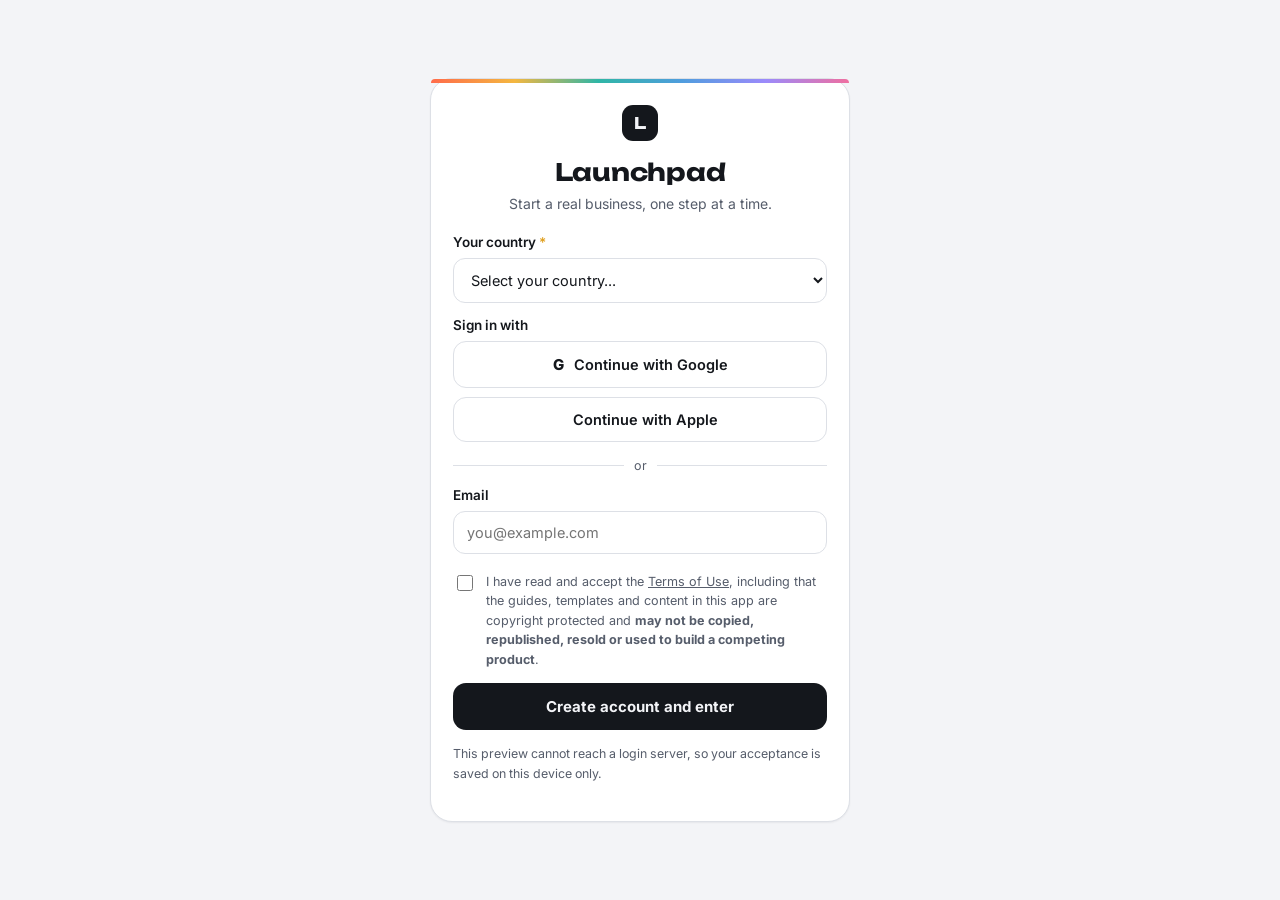
<file: launchpad4.html>
<!DOCTYPE html>
<html lang="en">
<head>
<meta charset="UTF-8">
<meta name="viewport" content="width=device-width, initial-scale=1.0">
<title>Launchpad — Business paths for teens</title>
<link rel="preconnect" href="https://fonts.googleapis.com">
<link rel="preconnect" href="https://fonts.gstatic.com" crossorigin>
<link href="https://fonts.googleapis.com/css2?family=Unbounded:wght@500;600;700;800&family=Inter:wght@400;500;600;700;800&display=swap" rel="stylesheet">
<style>
 :root{--bg:#F3F4F7;--surface:#FFF;--surface-2:#ECEEF2;--text:#14171C;--text-muted:#565D6B;--border:#DDE0E6;--ink:#14171C;--ink-text:#F3F4F7;--shadow:0 1px 2px rgba(20,23,28,.06);--accent:#5B69C4;}
 @media (prefers-color-scheme:dark){:root:not([data-theme="light"]){--bg:#12151A;--surface:#1B1F26;--surface-2:#232830;--text:#F1F1EE;--text-muted:#A2A9B4;--border:#2A2F38;--ink:#F1F1EE;--ink-text:#14171C;--shadow:0 1px 2px rgba(0,0,0,.4);--accent:#93A0F0;}}
 :root[data-theme="dark"]{--bg:#12151A;--surface:#1B1F26;--surface-2:#232830;--text:#F1F1EE;--text-muted:#A2A9B4;--border:#2A2F38;--ink:#F1F1EE;--ink-text:#14171C;--shadow:0 1px 2px rgba(0,0,0,.4);--accent:#93A0F0;}
 *{box-sizing:border-box;}
 html,body{margin:0;padding:0;}
 body{background:var(--bg);color:var(--text);font-family:'Inter',system-ui,sans-serif;-webkit-font-smoothing:antialiased;min-height:100vh;}
 h1,h2,h3{font-family:'Unbounded',system-ui,sans-serif;margin:0;letter-spacing:-.01em;}
 h4{font-family:'Unbounded';font-size:14px;font-weight:600;margin:0 0 8px;}
 #app{max-width:760px;margin:0 auto;padding:18px 16px 90px;}
 a{color:inherit;}
 :focus-visible{outline:2px solid var(--accent);outline-offset:2px;border-radius:6px;}
 @media (prefers-reduced-motion:reduce){*{transition:none!important;animation:none!important;}}
 button{font-family:'Inter';color:inherit;}

 .topbar{display:flex;align-items:center;justify-content:space-between;gap:12px;margin-bottom:20px;}
 .brand{display:flex;align-items:center;gap:10px;cursor:pointer;background:none;border:none;padding:0;}
 .brand-mark{width:36px;height:36px;border-radius:11px;background:var(--ink);color:var(--ink-text);display:flex;align-items:center;justify-content:center;font-family:'Unbounded';font-weight:700;font-size:16px;}
 .brand-name{font-size:18px;font-weight:700;font-family:'Unbounded';}
 .back-btn{background:none;border:1px solid var(--border);padding:8px 13px;border-radius:20px;font-size:13.5px;font-weight:600;cursor:pointer;display:flex;align-items:center;gap:6px;}
 .back-btn:hover{background:var(--surface-2);}

 .hero{margin-bottom:22px;}
 .hero h1{font-size:30px;line-height:1.18;font-weight:700;margin-bottom:10px;}
 .hero h1.sm{font-size:24px;}
 .hero p{color:var(--text-muted);font-size:15px;line-height:1.55;max-width:60ch;margin:0;}
 .muted-sm{font-size:13.4px;color:var(--text-muted);line-height:1.6;margin:0;}
 .muted-xs{font-size:12px;color:var(--text-muted);}
 .ml{margin-left:auto;}
 .cap{font-size:12.4px;color:var(--text-muted);line-height:1.55;margin:10px 0 0;}
 .link{text-decoration:underline;cursor:pointer;}

 .progress-strip{background:var(--surface);border:1px solid var(--border);border-radius:16px;padding:14px 15px;margin-bottom:16px;display:flex;align-items:center;gap:14px;box-shadow:var(--shadow);}
 .progress-strip .info b{font-size:14.5px;display:block;margin-bottom:2px;}
 .progress-strip .info span{font-size:12.5px;color:var(--text-muted);}
 .section-label{font-size:12.5px;color:var(--text-muted);font-weight:600;margin:26px 0 11px;font-family:'Inter';letter-spacing:0;}

 .nav-tiles{display:grid;grid-template-columns:1fr 1fr;gap:10px;}
 .tile{background:var(--surface);border:1px solid var(--border);border-radius:16px;padding:14px;cursor:pointer;box-shadow:var(--shadow);display:flex;flex-direction:column;gap:9px;text-align:left;transition:border-color .15s;}
 .tile:hover{border-color:var(--text-muted);}
 .tile .g{width:38px;height:38px;border-radius:11px;display:flex;align-items:center;justify-content:center;color:#14171C;}
 .tile b{font-size:14.5px;display:block;margin-bottom:3px;}
 .tile span span{font-size:12.4px;color:var(--text-muted);line-height:1.45;display:block;}

 .grid{display:grid;grid-template-columns:1fr;gap:10px;}
 @media(min-width:600px){.grid{grid-template-columns:1fr 1fr;}}
 .card{background:var(--surface);border:1px solid var(--border);border-radius:16px;padding:15px;cursor:pointer;box-shadow:var(--shadow);display:flex;flex-direction:column;gap:10px;text-align:left;width:100%;transition:border-color .15s;}
 .card:hover{border-color:var(--text-muted);}
 .card-row{display:flex;align-items:center;justify-content:space-between;}
 .badge{width:40px;height:40px;border-radius:11px;display:flex;align-items:center;justify-content:center;color:#14171C;}
 .age-tag{font-size:11.5px;font-weight:600;color:var(--text-muted);border:1px solid var(--border);padding:3px 8px;border-radius:8px;}
 .card h3{font-size:16px;font-weight:600;margin:2px 0 4px;}
 .card p{margin:0;font-size:12.8px;color:var(--text-muted);line-height:1.5;}
 .card .w{display:block;}
 .mini-progress{height:5px;border-radius:3px;background:var(--surface-2);overflow:hidden;display:block;}
 .mini-progress i{display:block;height:100%;border-radius:3px;}
 .mini-label{font-size:11.5px;color:var(--text-muted);margin-top:5px;display:block;}

 .cat-hero{margin-bottom:16px;}
 .badge-lg{width:54px;height:54px;border-radius:15px;margin-bottom:13px;}
 .cat-hero h1{font-size:25px;font-weight:700;margin-bottom:8px;}
 .cat-hero p{color:var(--text-muted);font-size:14.5px;line-height:1.55;max-width:60ch;margin:0;}
 .age-line{font-size:13px;margin-top:8px!important;}
 .tabs{display:flex;gap:18px;margin:18px 0;border-bottom:1px solid var(--border);}
 .tab{padding:10px 2px;background:none;border:none;border-bottom:2px solid transparent;margin-bottom:-1px;font-size:14px;font-weight:600;cursor:pointer;color:var(--text-muted);}
 .tab.active{color:var(--text);border-bottom-color:var(--text);}

 .panel{background:var(--surface);border:1px solid var(--border);border-radius:16px;padding:16px;margin-bottom:11px;box-shadow:var(--shadow);}
 .panel p{margin:0;font-size:14px;line-height:1.65;}
 .panel.warn{border-left:3px solid #E0A020;}
 .plat-top{display:flex;align-items:center;justify-content:space-between;gap:10px;margin-bottom:6px;}
 .plat-top h4{margin:0;}
 .price-tag{font-size:11.5px;font-weight:600;color:var(--text-muted);border:1px solid var(--border);padding:3px 8px;border-radius:8px;white-space:nowrap;}
 .facts{display:grid;grid-template-columns:1fr 1fr;gap:9px;margin-bottom:11px;}
 .fact{background:var(--surface);border:1px solid var(--border);border-radius:14px;padding:13px;}
 .fact span{font-size:11.5px;color:var(--text-muted);display:block;margin-bottom:5px;font-weight:600;}
 .fact b{font-size:13.5px;line-height:1.45;display:block;}
 .flow{display:flex;flex-direction:column;align-items:center;}
 .flow svg{max-width:300px;}
 .viz{display:flex;justify-content:center;flex-direction:column;align-items:center;margin:12px 0 14px;}
 .lesson{display:flex;align-items:center;gap:12px;background:var(--surface);border:1px solid var(--border);border-radius:16px;padding:14px;margin-bottom:11px;text-decoration:none;box-shadow:var(--shadow);}
 .lesson .play{width:40px;height:40px;border-radius:50%;display:flex;align-items:center;justify-content:center;background:var(--ink);color:var(--ink-text);flex-shrink:0;}
 .lesson b{display:block;font-size:14px;margin-bottom:2px;}
 .lesson span span{font-size:12.5px;color:var(--text-muted);}

 .step{background:var(--surface);border:1px solid var(--border);border-radius:16px;margin-bottom:9px;overflow:hidden;}
 .step-head{display:flex;align-items:center;gap:11px;padding:13px 14px;cursor:pointer;}
 .step-check{width:24px;height:24px;border-radius:50%;border:2px solid var(--border);flex-shrink:0;display:flex;align-items:center;justify-content:center;background:var(--surface);cursor:pointer;}
 .step-check svg{display:none;}
 .step-check.done{border-color:transparent;}
 .step-check.done svg{display:block;}
 .step-num{font-size:11.5px;color:var(--text-muted);font-weight:700;width:16px;flex-shrink:0;}
 .step-title{flex:1;font-size:14.5px;font-weight:600;}
 .step-title.done{color:var(--text-muted);text-decoration:line-through;}
 .chev{color:var(--text-muted);transition:transform .15s;}
 .step.open .chev{transform:rotate(180deg);}
 .step-body{display:none;padding:0 15px 16px;}
 .step.open .step-body{display:block;}
 .step-body p{font-size:13.8px;line-height:1.65;margin:0 0 13px;}
 .row-links{display:flex;flex-wrap:wrap;gap:8px;margin-bottom:12px;}
 .pill{display:inline-flex;align-items:center;gap:7px;font-size:13px;font-weight:600;padding:8px 13px;border-radius:11px;border:1px solid var(--border);text-decoration:none;cursor:pointer;background:var(--surface);}
 .pill:hover{background:var(--surface-2);}
 .pill.cheer.on{border-color:var(--text);}
 .ai-tool{background:var(--surface-2);border-radius:12px;padding:12px 13px;display:flex;gap:10px;align-items:flex-start;}
 .ai-tool .dot{width:7px;height:7px;border-radius:50%;margin-top:6px;flex-shrink:0;}
 .ai-tool b{font-size:13px;display:block;margin-bottom:2px;}
 .ai-tool span span{font-size:12.8px;color:var(--text-muted);line-height:1.5;display:block;}

 .field-label{font-size:13.5px;font-weight:600;margin:0 0 8px;display:block;}
 textarea,input[type=text],select{width:100%;background:var(--surface);border:1px solid var(--border);border-radius:12px;padding:12px 13px;font-family:'Inter';font-size:14.5px;color:var(--text);margin-bottom:14px;}
 textarea{min-height:76px;resize:vertical;}
 .chip-row{display:flex;flex-wrap:wrap;gap:8px;margin-bottom:18px;}
 .chip{padding:8px 13px;border-radius:18px;border:1px solid var(--border);font-size:13px;font-weight:600;cursor:pointer;background:var(--surface);}
 .chip.active{background:var(--ink);color:var(--ink-text);border-color:var(--ink);}
 .btn-primary{background:var(--ink);color:var(--ink-text);border:none;border-radius:13px;padding:14px 20px;font-size:15px;font-weight:700;cursor:pointer;width:100%;}
 .btn-primary:disabled{opacity:.5;cursor:default;}
 .btn-ghost{background:var(--surface);border:1px solid var(--border);border-radius:13px;padding:12px 18px;font-size:14px;font-weight:600;cursor:pointer;}
 .btn-ghost.full{width:100%;margin-top:9px;}
 .result-box{margin-top:18px;background:var(--surface);border:1px solid var(--border);border-radius:16px;padding:17px;white-space:pre-wrap;font-size:14.3px;line-height:1.7;}
 .hint{font-size:12.4px;color:var(--text-muted);margin-top:10px;line-height:1.55;}

 .chat-log{display:flex;flex-direction:column;gap:10px;margin-bottom:16px;}
 .msg{max-width:88%;padding:12px 14px;border-radius:16px;font-size:14.2px;line-height:1.65;white-space:pre-wrap;}
 .msg.user{align-self:flex-end;background:var(--ink);color:var(--ink-text);border-bottom-right-radius:5px;}
 .msg.bot{align-self:flex-start;background:var(--surface);border:1px solid var(--border);border-bottom-left-radius:5px;}
 .chat-input-row{display:flex;gap:8px;align-items:flex-end;}
 .chat-input-row textarea{margin-bottom:0;min-height:48px;}
 .send-btn{background:var(--ink);color:var(--ink-text);border:none;border-radius:12px;width:48px;height:48px;display:flex;align-items:center;justify-content:center;cursor:pointer;flex-shrink:0;}

 .tpl{background:var(--surface);border:1px solid var(--border);border-radius:16px;margin-bottom:10px;overflow:hidden;box-shadow:var(--shadow);}
 .tpl-head{padding:14px 15px;cursor:pointer;display:flex;align-items:flex-start;gap:11px;}
 .tpl-head .n{font-family:'Unbounded';font-size:12px;font-weight:700;color:var(--text-muted);width:20px;flex-shrink:0;padding-top:2px;}
 .tpl-head b{display:block;font-size:14.8px;margin-bottom:3px;}
 .tpl-head span{font-size:12.5px;color:var(--text-muted);line-height:1.45;}
 .tpl-body{display:none;padding:0 15px 16px;}
 .tpl.open .tpl-body{display:block;}
 .beat{display:flex;gap:11px;padding:9px 0;border-bottom:1px solid var(--border);font-size:13.5px;line-height:1.55;}
 .beat:last-of-type{border-bottom:none;}
 .beat i{font-style:normal;font-weight:700;font-size:12px;color:var(--text-muted);flex-shrink:0;width:56px;}
 .script{background:var(--surface-2);border-radius:12px;padding:13px;font-size:13.5px;line-height:1.75;white-space:pre-wrap;margin:12px 0;}

 .glossary-item{background:var(--surface);border:1px solid var(--border);border-radius:14px;padding:13px 14px;margin-bottom:8px;}
 .glossary-item b{font-size:14px;display:block;margin-bottom:4px;}
 .glossary-item span{font-size:13.3px;color:var(--text-muted);line-height:1.6;}

 .quiz-q{margin:0 0 22px;border:none;padding:0;}
 .quiz-q legend{padding:0;margin-bottom:11px;}
 .quiz-q b{font-size:15.5px;}
 .quiz-opt{background:var(--surface);border:1px solid var(--border);border-radius:13px;padding:13px 14px;margin-bottom:8px;cursor:pointer;font-size:14px;}
 .quiz-opt.sel{border-color:var(--ink);background:var(--surface-2);}

 .post-top{display:flex;align-items:center;gap:9px;margin-bottom:9px;flex-wrap:wrap;}
 .post-tag{color:#14171C;font-size:11.5px;font-weight:700;padding:4px 9px;border-radius:9px;}
 .post-foot{display:flex;align-items:center;justify-content:space-between;gap:10px;}

 /* gate */
 #gate{min-height:100vh;display:flex;align-items:center;justify-content:center;padding:24px 16px;}
 .gate-card{width:100%;max-width:420px;background:var(--surface);border:1px solid var(--border);border-radius:22px;padding:26px 22px;box-shadow:var(--shadow);}
 .auth-btn{width:100%;display:flex;align-items:center;justify-content:center;gap:10px;background:var(--surface);border:1px solid var(--border);border-radius:13px;padding:13px;font-size:14.5px;font-weight:600;cursor:pointer;margin-bottom:9px;}
 .auth-btn:hover{background:var(--surface-2);}
 .auth-btn.sel{border-color:var(--ink);background:var(--surface-2);}
 .auth-btn .ai{font-weight:800;font-size:15px;}
 .divider{display:flex;align-items:center;gap:10px;margin:16px 0 14px;color:var(--text-muted);font-size:12.5px;}
 .divider:before,.divider:after{content:"";flex:1;height:1px;background:var(--border);}
 .agree{display:flex;gap:10px;align-items:flex-start;font-size:12.6px;line-height:1.55;color:var(--text-muted);margin-top:4px;}
 .agree input{margin-top:3px;flex-shrink:0;width:16px;height:16px;}
 [hidden]{display:none!important;}

 /* v5 polish */
 .hero{position:relative;}
 .hero-motif{position:absolute;top:-6px;left:-6px;opacity:.55;pointer-events:none;}
 .hero h1{position:relative;z-index:1;}
 .badge{position:relative;box-shadow:inset 0 -3px 6px rgba(0,0,0,.14),inset 0 2px 3px rgba(255,255,255,.25);}
 .badge-lg{box-shadow:inset 0 -4px 8px rgba(0,0,0,.16),inset 0 2px 4px rgba(255,255,255,.25);}
 .step-num{font-variant-numeric:tabular-nums;color:var(--accent);opacity:.75;}
 .tpl-head .n{font-variant-numeric:tabular-nums;}
 .tile{position:relative;overflow:hidden;}
 .tile .g{box-shadow:inset 0 -3px 6px rgba(0,0,0,.14),inset 0 2px 3px rgba(255,255,255,.25);}
 .card{position:relative;overflow:hidden;}
 .card:before{content:"";position:absolute;inset:0;border-radius:16px;background:linear-gradient(135deg,transparent 60%,rgba(0,0,0,.02));pointer-events:none;}
 .tpl-preview{display:flex;justify-content:center;margin:4px 0 16px;}
 .gate-card{position:relative;}
 .gate-card:before{content:"";position:absolute;top:0;left:0;right:0;height:4px;border-radius:22px 22px 0 0;background:linear-gradient(90deg,#FF6B4A,#F4B740,#2FB6A6,#4F9DDE,#9B8AFB,#EF6FA0);}
 .section-label{position:relative;padding-right:0;}
 .section-label:after{content:"";display:inline-block;width:22px;height:1px;background:var(--border);margin-right:8px;vertical-align:middle;}
</style>
</head>
<body>
<div id="gate"></div>
<div id="app" hidden>
 <header class="topbar">
  <button class="brand" id="brandHome" aria-label="Home"><span class="brand-mark">L</span><span class="brand-name">Launchpad</span></button>
  <button class="back-btn" id="backBtn" hidden><svg width="14" height="14" viewBox="0 0 24 24" fill="none" stroke="currentColor" stroke-width="2.4" aria-hidden="true"><path d="M15 18l-6-6 6-6"/></svg>Back</button>
 </header>
 <main id="view-home"></main>
 <main id="view-category" hidden></main>
 <main id="view-content" hidden></main>
 <main id="view-assistant" hidden></main>
 <main id="view-templates" hidden></main>
 <main id="view-editing" hidden></main>
 <main id="view-visual" hidden></main>
 <main id="view-glossary" hidden></main>
 <main id="view-quiz" hidden></main>
 <main id="view-feed" hidden></main>
 <main id="view-ages" hidden></main>
 <main id="view-legal" hidden></main>
 <main id="view-terms" hidden></main>
 <main id="view-access" hidden></main>
</div>
<script>
const I={box:'<path d="M3 8l9-5 9 5-9 5-9-5z"/><path d="M3 8v8l9 5 9-5V8"/>',mega:'<path d="M3 11v2a2 2 0 002 2h1l3 5V4L6 9H5a2 2 0 00-2 2z"/><path d="M13 8a4 4 0 010 8"/>',cam:'<rect x="3" y="7" width="18" height="13" rx="2"/><path d="M8 7l2-3h4l2 3"/><circle cx="12" cy="13.5" r="3.5"/>',bag:'<path d="M6 8h12l1 12H5L6 8z"/><path d="M9 8V6a3 3 0 016 0v2"/>',shirt:'<path d="M8 4L3 7l2 3 2-1v11h10V9l2 1 2-3-5-3-1 2H9L8 4z"/>',case:'<rect x="3" y="8" width="18" height="11" rx="2"/><path d="M9 8V6a2 2 0 012-2h2a2 2 0 012 2v2"/><path d="M3 13h18"/>',chat:'<path d="M4 5h16v11H9l-5 4V5z"/><path d="M8 9h8M8 12h5"/>',book:'<path d="M4 5c3-1.5 6-1.5 8 0v14c-2-1.5-5-1.5-8 0V5z"/><path d="M20 5c-3-1.5-6-1.5-8 0v14c2-1.5 5-1.5 8 0V5z"/>',code:'<path d="M8 8l-4 4 4 4"/><path d="M16 8l4 4-4 4"/><path d="M13 5l-2 14"/>',spark:'<path d="M12 3l2 6 6 2-6 2-2 6-2-6-6-2 6-2 2-6z"/>',play:'<circle cx="12" cy="12" r="10"/><path d="M10 8l6 4-6 4V8z"/>',film:'<rect x="3" y="5" width="18" height="14" rx="2"/><path d="M3 10h18M8 5v14M16 5v14"/>',scissors:'<circle cx="6" cy="6" r="3"/><circle cx="6" cy="18" r="3"/><path d="M20 4L8.5 15.5M20 20L8.5 8.5"/>',bookmark:'<path d="M6 4h12v16l-6-4-6 4V4z"/>',shield:'<path d="M12 3l8 3v6c0 5-3.5 8-8 9-4.5-1-8-4-8-9V6l8-3z"/>',compass:'<circle cx="12" cy="12" r="9"/><path d="M15 9l-2 5-5 2 2-5 5-2z"/>',access:'<circle cx="12" cy="4.5" r="2"/><path d="M5 8h14M12 8v6M12 14l-3 6M12 14l3 6"/>'};

const DATA=[
{id:'dropship',name:'Dropshipping',color:'#FF6B4A',icon:I.box,age:'16+',
 desc:'Sell products online without holding inventory — your supplier ships directly to the customer.',
 intro:{what:'You build an online store, list a supplier\'s products, and advertise them. When someone orders, your supplier ships the package straight to the buyer. You never touch the product or buy stock upfront.',
 money:'The gap between what the customer pays you and what the supplier charges, minus ad spend. A product that costs you $15 and sells for $39 leaves $24 gross — roughly half of that usually goes back into ads.',
 cost:'$50–$120 for month one: store subscription (free trial available) plus a small test ad budget.',
 time:'8–15 hours a week',
 income:'Most people make $0 for the first two months — that is the learning phase. Those who stick with it and learn to advertise typically reach $150–$800/month after six months. Very few go far beyond that, and not by accident.',
 risk:'The real danger is burning cash on ads with zero sales. Only spend what you are fully prepared to lose, and kill a campaign that is not working after three days.',
 fit:'Good for people curious about how advertising actually works, and willing to fail a few times first.',
 legal:'You are selling to real customers, so consumer protection law applies: accurate product descriptions, clear shipping times, and a written refund policy. Payment processors (Stripe, PayPal, Shopify Payments) require an account holder aged 18+ — under 18 this must run through a parent\'s account and, in most places, their business registration.'},
 videoUrl:'https://www.youtube.com/watch?v=snswA3W7Xac',
 platforms:[
  {n:'AutoDS',w:'All-in-one dropshipping automation: product research, auto price/stock updates, and automatic order fulfilment across suppliers.',u:'https://www.autods.com/',p:'Paid, free trial'},
  {n:'Shopify',w:'The store platform itself — checkout, payments, product pages and apps.',u:'https://www.shopify.com/',p:'Paid, free trial'},
  {n:'CJdropshipping',w:'Supplier network with warehouses worldwide, often faster shipping than ordering direct from marketplaces.',u:'https://cjdropshipping.com/',p:'Free to join'},
  {n:'Spocket',w:'Supplier marketplace focused on US and EU suppliers, so shipping takes days instead of weeks.',u:'https://www.spocket.co/',p:'Free tier'},
  {n:'DSers',w:'Order automation built around AliExpress suppliers.',u:'https://www.dsers.com/',p:'Free tier'},
  {n:'Meta Ads Manager',w:'Where you actually run Instagram and Facebook ads and read the results.',u:'https://business.facebook.com/',p:'Free tool, you pay for ads'},
  {n:'TikTok Ads Manager',w:'Ad platform where most teen-audience products are tested first.',u:'https://ads.tiktok.com/',p:'Free tool, you pay for ads'}],
 steps:[
  {title:'Find a niche and a product worth testing',text:'Look for a product that solves one small, real problem. Check demand on Google Trends and TikTok, and compare 3–5 suppliers before choosing. Shipping time matters more than price.',tool:'ChatGPT',toolUse:'Filters product ideas and analyses competitors in minutes',video:'how to find a winning dropshipping product'},
  {title:'Build your first store',text:'Keep it simple and clean. Focus everything on one product page that explains clearly why someone should buy from you: real photos, proof, and an honest returns policy.',tool:'Shopify Magic',toolUse:'Writes product descriptions and builds a sales page in seconds',video:'how to build a shopify store step by step'},
  {title:'Run your first ad campaign',text:'Install your tracking pixel, then run a small campaign on a low daily budget. The goal here is to learn what works, not to make a profit.',tool:'AdCreative.ai',toolUse:'Generates dozens of ad variations and shows which one wins',video:'first facebook ad campaign for dropshipping'},
  {title:'Deliver service and keep customers',text:'Reply fast, send shipping updates before people ask, and request a review after every good order. Reviews are what make your future ads cheaper.',tool:'Tidio AI',toolUse:'Chatbot that answers customers automatically around the clock',video:'ecommerce customer service automation'}]},

{id:'affiliate',name:'Affiliate Marketing',color:'#F4B740',icon:I.mega,age:'14+',
 desc:'Recommend other companies\' products and earn a commission on every sale through your link.',
 intro:{what:'You join a company\'s affiliate programme, get a personal tracking link, and recommend the product in your content. Anyone who buys through your link is credited to you and you earn a percentage. You never handle the product, shipping or support.',
 money:'Commission per sale — usually 3%–10% on physical products, and 20%–50% on digital products and courses.',
 cost:'$0. One social account is enough to start.',
 time:'5–10 hours a week',
 income:'Slow at the start: usually nothing for the first three months, because you need an audience first. People who publish consistently often reach $80–$500/month after a year.',
 risk:'Financial risk is near zero, but the real risk is trust: recommending a bad product for the commission burns the audience you spent months building.',
 fit:'Good if you enjoy making content and can wait months for the first result.',
 legal:'Disclosure is legally required in most countries (FTC rules in the US, similar rules elsewhere): every paid or commissioned recommendation must be clearly labelled. Most affiliate programmes also require members to be 18+, so under 18 you normally apply through a parent.'},
 videoUrl:'https://www.youtube.com/watch?v=Q17FB80ioA0',
 platforms:[
  {n:'Amazon Associates',w:'The easiest place to start — link to almost any product on Amazon.',u:'https://affiliate-program.amazon.com/',p:'Free'},
  {n:'Impact',w:'Large network connecting creators with well-known brands and higher commissions.',u:'https://impact.com/',p:'Free for partners'},
  {n:'ShareASale (Awin)',w:'Thousands of merchant programmes across most niches.',u:'https://www.shareasale.com/',p:'Free for partners'},
  {n:'Awin',w:'Global affiliate network, strong in Europe and the UK.',u:'https://www.awin.com/',p:'Free for partners'},
  {n:'CJ Affiliate',w:'One of the oldest networks, mostly bigger retail brands.',u:'https://www.cj.com/',p:'Free for partners'},
  {n:'ClickBank',w:'Digital products and courses with high commission rates.',u:'https://www.clickbank.com/',p:'Free'},
  {n:'PartnerStack',w:'Affiliate programmes for software and SaaS tools — recurring commissions.',u:'https://www.partnerstack.com/',p:'Free for partners'}],
 steps:[
  {title:'Pick a programme in your niche',text:'Choose a topic you genuinely know, then join a programme with a fair commission and a product you would recommend even without being paid.',tool:'Claude',toolUse:'Compares affiliate programmes and explains the terms in plain language',video:'how to choose affiliate programs beginners'},
  {title:'Build a content asset you own',text:'Start a channel, page or blog and publish consistently. This is what keeps sending people to your links months after you post.',tool:'Canva AI',toolUse:'Designs consistent templates for posts and thumbnails',video:'how to start a content channel from scratch'},
  {title:'Make honest recommendation content',text:'Show real use and say what is not great about the product too. Honest reviews convert far better than ads — and keep you out of trouble.',tool:'CapCut AI',toolUse:'Edits review videos quickly with automatic captions',video:'how to film a product review video'},
  {title:'Track conversions and double down',text:'Check which links and posts actually produce sales, then make more of that instead of trying everything.',tool:'ChatGPT',toolUse:'Analyses click and conversion data and suggests what to change',video:'how to track affiliate marketing performance'}]},

{id:'content',name:'Content Creation',color:'#2FB6A6',icon:I.cam,age:'13+ (with parent)',
 desc:'Build an audience around something you love, then earn from sponsorships, products or fan support.',
 intro:{what:'You pick a topic, publish consistently on one platform, and build an audience that comes back. The money does not come from the platform at first — it comes from the audience: sponsorships, your own product, affiliate links or memberships.',
 money:'Sponsored posts, affiliate commissions, your own digital product, and later platform ad revenue.',
 cost:'$0–$60. A phone, natural light, and eventually a cheap microphone.',
 time:'6–12 hours a week, consistently',
 income:'Usually nothing for the first six months. With a few thousand real followers in a focused niche, $50–$400 per sponsored post becomes realistic.',
 risk:'Burnout is the real danger — most people quit after a month of low views. Commit to a fixed posting schedule for three months before judging whether it works.',
 fit:'Good if you enjoy the making itself, not only the outcome.',
 legal:'Most platforms require account holders to be 13+, and 18+ for monetisation programmes and payouts — under 18 the payout account is usually a parent\'s. Sponsored content must be disclosed. Never use music, clips or images you do not have the rights to.'},
 videoUrl:'https://www.youtube.com/watch?v=wZILJ034PxA',
 platforms:[
  {n:'YouTube Studio',w:'Where you upload, read analytics and eventually enable monetisation.',u:'https://studio.youtube.com/',p:'Free'},
  {n:'TikTok Creator Center',w:'Trends, sounds and creator programmes in one place.',u:'https://www.tiktok.com/creators/creator-center/',p:'Free'},
  {n:'Instagram Creators',w:'Reels tools, insights and collaboration features.',u:'https://creators.instagram.com/',p:'Free'},
  {n:'CapCut',w:'The editor most short-form creators actually use — captions, trends, templates.',u:'https://www.capcut.com/',p:'Free tier'},
  {n:'Canva',w:'Thumbnails, covers and graphics without design skills.',u:'https://www.canva.com/',p:'Free tier'},
  {n:'Buffer',w:'Schedule posts across platforms so you publish on a fixed rhythm.',u:'https://buffer.com/',p:'Free tier'},
  {n:'Patreon',w:'Memberships and direct fan support once you have a real audience.',u:'https://www.patreon.com/',p:'Free, takes a cut'}],
 steps:[
  {title:'Choose a platform and a niche',text:'One platform, one clear topic. It is far easier to stand out in a narrow niche than to be another general channel.',tool:'Claude',toolUse:'Helps find an angle nobody else is covering',video:'how to choose a content niche'},
  {title:'Plan and film a week at a time',text:'Pick one filming day and shoot several videos back to back, so you are not chasing an idea every single day.',tool:'Notion AI',toolUse:'Builds a weekly content calendar with ready ideas',video:'weekly content batching for creators'},
  {title:'Edit fast with AI tools',text:'Cut silences, add captions, keep the pace tight. Good editing holds viewers far better than an expensive camera.',tool:'Descript',toolUse:'Edits video like a text document, removing filler words automatically',video:'fast video editing for beginners'},
  {title:'Build community, then monetise',text:'Reply to comments, ask your audience what they want, and only then add one income stream — sponsorship, product or affiliate.',tool:'ManyChat',toolUse:'Handles comments and DMs automatically at scale',video:'how creators make money from followers'}]},

{id:'apps',name:'App & Software Building',color:'#7C5CFF',icon:I.code,age:'14+ (16+ to publish)',
 desc:'Build apps, tools or small SaaS products — with AI you no longer need years of coding first.',
 intro:{what:'You build a real product: a mobile app, a web tool, a browser extension or a small SaaS. AI tools now let you go from idea to working prototype in days, even with limited coding experience. You make money from subscriptions, one-time purchases, ads, or by building apps for clients.',
 money:'Subscriptions (the strongest model), one-time purchase, in-app purchases, ads, or client work at a fixed project price.',
 cost:'$0–$120. Most build tools have free tiers; the real costs are the Apple developer account ($99/year) and Google Play ($25 one-time) if you publish to the stores.',
 time:'10–20 hours a week',
 income:'Client work pays fastest — $200–$1,500 per small project. Your own app usually earns nothing for months, then compounds: a tiny tool with 100 subscribers at $5/month is $500/month with almost no extra work.',
 risk:'The classic mistake is building for six months in secret and launching to silence. Show a rough version to real users in week one. Also watch running costs — a free app with heavy usage can start costing you money.',
 fit:'Good if you like solving problems, iterating, and seeing something you built get used.',
 legal:'App stores require developer account holders to be 18+ — under 18 you publish under a parent\'s developer account. If your app collects any user data you need a privacy policy, and stricter rules apply when your users are children (COPPA in the US, GDPR-K in the EU). Never ship code, assets or designs you copied from someone else.'},
 videoUrl:'https://www.youtube.com/watch?v=1rcSMm-gJSY',
 platforms:[
  {n:'Claude Code',w:'Build and edit real codebases by describing what you want in plain language.',u:'https://claude.com/product/claude-code',p:'Paid plan'},
  {n:'Lovable',w:'Describe a web app and get a working, editable React app you can deploy.',u:'https://lovable.dev/',p:'Free tier'},
  {n:'FlutterFlow',w:'Visual builder for real iOS and Android apps, with exportable code.',u:'https://www.flutterflow.io/',p:'Free tier'},
  {n:'Bubble',w:'No-code platform for full web apps with databases and user accounts.',u:'https://bubble.io/',p:'Free tier'},
  {n:'Glide',w:'Turns a spreadsheet into a usable app — the fastest way to ship a first version.',u:'https://www.glideapps.com/',p:'Free tier'},
  {n:'Supabase',w:'Database, authentication and storage for your app, without running a server.',u:'https://supabase.com/',p:'Free tier'},
  {n:'Firebase',w:'Google\'s backend: auth, database, hosting and analytics in one place.',u:'https://firebase.google.com/',p:'Free tier'},
  {n:'Vercel',w:'Deploy a web app to a real URL in minutes.',u:'https://vercel.com/',p:'Free tier'},
  {n:'GitHub',w:'Where your code lives, versioned and backed up. Essential from day one.',u:'https://github.com/',p:'Free'},
  {n:'Expo',w:'Build and test React Native mobile apps on your own phone.',u:'https://expo.dev/',p:'Free tier'},
  {n:'RevenueCat',w:'Handles in-app subscriptions and purchases across iOS and Android.',u:'https://www.revenuecat.com/',p:'Free under $2.5k/mo'},
  {n:'Apple Developer Program',w:'Required to publish on the App Store. Account holder must be 18+.',u:'https://developer.apple.com/programs/',p:'$99/year'},
  {n:'Google Play Console',w:'Required to publish on Google Play. Account holder must be 18+.',u:'https://play.google.com/console/',p:'$25 one-time'}],
 steps:[
  {title:'Find a problem you personally have',text:'The best first app solves something annoying in your own week — a tracker, a calculator, a tool your class needs. Do not start with "an app like Instagram but better".',tool:'Claude',toolUse:'Turns a vague idea into a defined feature list and a v1 scope',video:'how to come up with a good app idea'},
  {title:'Build a rough working version fast',text:'Aim for something usable in one week, not something finished. Ugly and working beats beautiful and imaginary.',tool:'Lovable / Claude Code',toolUse:'Builds a functioning prototype from a plain-language description',video:'build an app with AI in a week'},
  {title:'Put it in front of 10 real users',text:'Give it to ten people who actually have the problem and watch them use it without helping. Everything you need to fix will show up in those ten sessions.',tool:'Google Forms',toolUse:'Collects structured feedback you can actually act on',video:'how to get your first app users feedback'},
  {title:'Launch and charge money',text:'Publish it — store, web link or both — and add a price or subscription. Free users tell you what they like; paying users tell you what matters.',tool:'RevenueCat',toolUse:'Sets up subscriptions and purchases without building billing yourself',video:'how to launch your first app and monetize'}]},

{id:'ecommerce',name:'Your Own Product',color:'#4F9DDE',icon:I.bag,age:'16+',
 desc:'Design or make a product of your own and build a real brand around it.',
 intro:{what:'Unlike dropshipping, the product is yours: you design or make it, buy a small batch, and sell under your own name. Full control over quality, price and brand — and full responsibility too.',
 money:'Higher margins than dropshipping, typically 2.5–4× your production cost, because there is no middleman.',
 cost:'$150–$700 for a small first batch. That money goes out before any comes in.',
 time:'10–20 hours a week',
 income:'Highly variable. A good product with a precise audience can repay the batch in two months; an untested product sits in a box in your room.',
 risk:'The big one is buying stock before proving demand. Order the smallest batch the supplier allows, even if the unit price is worse.',
 fit:'Good if you have a specific product idea and patience for a longer process.',
 legal:'Selling physical goods brings product safety and labelling rules, especially for anything involving cosmetics, food, electronics or children\'s items. Business registration and sales tax handling are required in most places, which means a parent\'s registration if you are under 18.'},
 videoUrl:'https://www.youtube.com/watch?v=MZCWvhB5lic',
 platforms:[
  {n:'Shopify',w:'Your own branded store with payments built in.',u:'https://www.shopify.com/',p:'Paid, free trial'},
  {n:'Etsy',w:'Marketplace with built-in buyers for handmade and design products.',u:'https://www.etsy.com/sell',p:'Listing + transaction fees'},
  {n:'Alibaba',w:'Where most small-batch manufacturing starts. Always order a sample first.',u:'https://www.alibaba.com/',p:'Free to browse'},
  {n:'WooCommerce',w:'Free store software if you already have a WordPress site.',u:'https://woocommerce.com/',p:'Free core'},
  {n:'Looka',w:'Logo and brand kit generated in minutes.',u:'https://looka.com/',p:'Paid'},
  {n:'Stripe',w:'Payment processing for your own site. Account holder must be 18+.',u:'https://stripe.com/',p:'Per transaction'}],
 steps:[
  {title:'Design or make your product',text:'Start with one simple version. Order a single sample and hold it in your hands before anything else — most problems only show up physically.',tool:'Midjourney',toolUse:'Visualises product concepts before you commit to production',video:'how to develop a product from scratch'},
  {title:'Build a brand and a store',text:'Name, logo, one consistent voice. Tell the story behind the product — that is what separates a brand from another shop.',tool:'Looka',toolUse:'Generates a logo and basic brand kit in minutes',video:'how to build a brand for a small business'},
  {title:'Shoot content and sell socially',text:'Film the product in real use, not just on a white background. Real footage stops the scroll far more reliably.',tool:'CapCut AI',toolUse:'Edits short, punchy product content for social platforms',video:'how to shoot product content for social media'},
  {title:'Manage stock and shipping',text:'Track quantities and lead times, and never sell what you do not have. One late order creates a review that stays forever.',tool:'Claude',toolUse:'Builds a simple inventory and order tracking sheet',video:'inventory management for small business'}]},

{id:'pod',name:'Print on Demand',color:'#9B8AFB',icon:I.shirt,age:'15+',
 desc:'Design prints for shirts, mugs and posters — each item is made only after someone buys it.',
 intro:{what:'You upload a design, the platform puts it on products, and when someone orders, the platform prints and ships it. You handle design and marketing only.',
 money:'The gap between your selling price and the printing cost. A shirt costing $12 to print and selling for $28 leaves $16 before advertising.',
 cost:'$0–$40. Uploading is free; the only real cost is advertising if you choose to run it.',
 time:'5–10 hours a week',
 income:'Usually a few scattered sales at first. Finding one precise audience — a hobby, a community, an inside joke — is what turns it into $80–$400/month.',
 risk:'Financial risk is low, but legal risk is real: using characters, logos or images you do not own is the number one reason accounts get shut down.',
 fit:'Good if you like designing and have a recognisable sense of humour or style.',
 legal:'Copyright and trademark law is the whole game here. Fan art, band logos, movie quotes and sports team names are almost always protected. Design only original work, or use assets with a licence that explicitly allows commercial use.'},
 videoUrl:'https://www.youtube.com/watch?v=zpj8jIRQxTk',
 platforms:[
  {n:'Printful',w:'Connects to your store, prints and ships automatically. Strong quality.',u:'https://www.printful.com/',p:'Free to join'},
  {n:'Printify',w:'Network of print providers, usually cheaper with more product choice.',u:'https://printify.com/',p:'Free tier'},
  {n:'Redbubble',w:'Marketplace with its own traffic — upload designs and people find them.',u:'https://www.redbubble.com/',p:'Free'},
  {n:'Teespring (Spring)',w:'Built for creators selling merch to an existing audience.',u:'https://www.spri.ng/',p:'Free'},
  {n:'Etsy',w:'Pairs well with Printful for handmade-style designs.',u:'https://www.etsy.com/sell',p:'Fees per listing'},
  {n:'Canva',w:'Where most first designs get made.',u:'https://www.canva.com/',p:'Free tier'}],
 steps:[
  {title:'Design a print for a specific audience',text:'Pick a narrow group and design something only they would understand. Generic designs do not sell.',tool:'Midjourney',toolUse:'Generates original design concepts and illustrations quickly',video:'how to design t shirts that sell'},
  {title:'Connect a print-on-demand platform',text:'Link your store to a printer that produces and ships automatically, and order one sample to check the print quality yourself.',tool:'Printful',toolUse:'Handles production and shipping without you touching anything',video:'how to connect printful to your store'},
  {title:'Market with real photos',text:'Photograph friends wearing it. Computer mockups look like mockups and convert worse.',tool:'CapCut',toolUse:'Creates short content showing the product being worn',video:'how to market print on demand products'},
  {title:'Keep what sells, expand it',text:'Drop the designs that do not move and make variations of the ones that do, instead of inventing something new every time.',tool:'ChatGPT',toolUse:'Analyses which designs sell and why',video:'scaling a print on demand business'}]},

{id:'freelance',name:'Freelancing',color:'#EF6FA0',icon:I.case,age:'14+ (16+ on most platforms)',
 desc:'Sell a skill — editing, design, writing, code — with zero money upfront.',
 intro:{what:'You sell your time and skill: video editing, graphic design, writing, web building, ad management. The client pays for a defined result.',
 money:'Per project or per hour. Per project is better — as you get faster, you earn more for the same time.',
 cost:'$0. A computer and free tools are enough.',
 time:'Fully flexible — 4 hours a week is a real start',
 income:'This is the fastest path to actual money. A first client within two weeks is realistic, and $300–$1,200/month after a few months is normal.',
 risk:'Clients who do not pay, or who ask for endless revisions. Agree in writing up front: what is included, how many revisions, and when payment happens.',
 fit:'Good if you are already decent at something and want to see money in the short term.',
 legal:'Most freelance platforms require members to be 18+ (some allow 16+ with parental consent) — check before building a profile. Freelance income is taxable income in almost every country, and under 18 it usually has to be handled through a parent. Always use a simple written agreement.'},
 videoUrl:'https://www.youtube.com/watch?v=m97fJxWwiMQ',
 platforms:[
  {n:'Fiverr',w:'Sell packaged services; buyers come to you. Easiest place to get a first review.',u:'https://www.fiverr.com/',p:'Free, takes a cut'},
  {n:'Upwork',w:'Bigger projects and longer client relationships.',u:'https://www.upwork.com/',p:'Free, takes a cut'},
  {n:'Contra',w:'Commission-free freelance platform with a portfolio built in.',u:'https://contra.com/',p:'Free'},
  {n:'Behance',w:'Portfolio site designers and editors actually get hired from.',u:'https://www.behance.net/',p:'Free'},
  {n:'Canva',w:'Design delivery for clients without expensive software.',u:'https://www.canva.com/',p:'Free tier'},
  {n:'Wave',w:'Free invoicing so you look professional and get paid on time.',u:'https://www.waveapps.com/',p:'Free invoicing'}],
 steps:[
  {title:'Pick one skill you already have',text:'Choose the thing you are already good at and turn it into a defined offer: exactly what is included, how long it takes, what it costs.',tool:'Claude',toolUse:'Defines a service package and a sensible beginner price',video:'how to choose a freelance service to sell'},
  {title:'Build a portfolio fast',text:'No clients yet? Make three samples of your own. Nobody asks whether it was a paid job — they ask whether it is good.',tool:'Canva AI',toolUse:'Builds a presentable portfolio in about an hour',video:'how to build a portfolio with no experience'},
  {title:'Land the first client',text:'Message small businesses you already know and offer a starter price in exchange for an honest review. Direct outreach beats posting and waiting.',tool:'ChatGPT',toolUse:'Writes a short outreach message and a simple quote',video:'how to get your first freelance client'},
  {title:'Collect reviews and raise prices',text:'Ask for a written review after every good job. Three reviews let you raise your price without apologising.',tool:'Claude',toolUse:'Drafts a review request and a pricing ladder as you gain experience',video:'how to price freelance services'}]},

{id:'social',name:'Social Media Management',color:'#A8C94A',icon:I.chat,age:'16+',
 desc:'Run social accounts for small businesses on a fixed monthly fee.',
 intro:{what:'Small businesses know they need to post but have no time or skill. You handle it: filming, writing, designing and publishing consistently, for a monthly fee.',
 money:'A monthly retainer — typically $200–$700 per client depending on how much content you produce.',
 cost:'$0. A phone and free design tools are enough.',
 time:'4–8 hours a week per client',
 income:'Predictable and recurring, which is the real advantage. Two steady clients is already $400–$1,200/month.',
 risk:'Promising results you cannot control. Sell consistent, quality content — not a follower count.',
 fit:'Good if you are comfortable talking to business owners and meeting deadlines.',
 legal:'You are handling someone else\'s brand accounts: agree in writing on access, approvals and what happens to the accounts if you stop working together. Never buy followers or engagement — it breaches platform terms and can get the client\'s account penalised.'},
 videoUrl:'https://www.youtube.com/watch?v=y-n1RUbYq6Q',
 platforms:[
  {n:'Meta Business Suite',w:'Manage and schedule Instagram and Facebook for clients from one place.',u:'https://business.facebook.com/',p:'Free'},
  {n:'Buffer',w:'Simple scheduling across platforms with clear reporting.',u:'https://buffer.com/',p:'Free tier'},
  {n:'Later',w:'Visual planner built for Instagram-first clients.',u:'https://later.com/',p:'Free tier'},
  {n:'Metricool',w:'Analytics and reports that make monthly client updates easy.',u:'https://metricool.com/',p:'Free tier'},
  {n:'Canva',w:'Client-ready post design at speed.',u:'https://www.canva.com/',p:'Free tier'},
  {n:'Notion',w:'Content calendars clients can review and approve.',u:'https://www.notion.com/',p:'Free tier'}],
 steps:[
  {title:'Choose the type of business you serve',text:'Pick one category — cafés, barbers, gyms — and learn it deeply. Specialising builds trust much faster.',tool:'Claude',toolUse:'Audits existing accounts and identifies what is missing',video:'how to find social media management clients'},
  {title:'Prepare a pitch and sample work',text:'Make three sample posts for a real business before they ask. It is the fastest way to get a first meeting.',tool:'Canva AI',toolUse:'Designs professional-looking posts quickly',video:'social media proposal for clients'},
  {title:'Plan a month of content',text:'Build a monthly calendar the client approves in advance. It prevents arguments and shows there is a system.',tool:'Notion AI',toolUse:'Builds a content calendar and publishing schedule',video:'how to plan a monthly content calendar'},
  {title:'Report results and keep the client',text:'Send a short monthly summary: what was posted, what performed best, what is next. Consistent reporting is what keeps a retainer alive.',tool:'ChatGPT',toolUse:'Writes a short, clear monthly performance report',video:'social media client reporting'}]},

{id:'courses',name:'Digital Products & Courses',color:'#6C7BD1',icon:I.book,age:'15+',
 desc:'Turn something you already know into a guide you can sell again and again.',
 intro:{what:'You take something you already know — guitar, editing, maths, gaming — and turn it into a structured guide or mini-course. You make it once and sell it indefinitely.',
 money:'Direct sales of a digital product. No production cost per sale, so almost the entire price stays with you.',
 cost:'$0–$30. Screen recording plus a sales platform that takes a small cut.',
 time:'15–30 hours to build, then very little',
 income:'Depends entirely on audience. With no audience, sales are near zero; with a small loyal one, $150–$700/month is realistic.',
 risk:'The classic mistake is spending six months building a huge course nobody wants. Sell first, build second.',
 fit:'Good if you already explain things to people easily.',
 legal:'You must own everything in the course — no copied slides, images, music or text. If you make claims about results, they need to be honest. Payout accounts on most platforms require the holder to be 18+.'},
 videoUrl:'https://www.youtube.com/watch?v=ccIWfbIXSGU',
 platforms:[
  {n:'Gumroad',w:'The simplest way to sell a digital file and get paid.',u:'https://gumroad.com/',p:'Free, takes a cut'},
  {n:'Payhip',w:'Sell ebooks, courses and memberships with a free plan.',u:'https://payhip.com/',p:'Free tier'},
  {n:'Teachable',w:'Full course platform with lessons, quizzes and student progress.',u:'https://teachable.com/',p:'Free tier'},
  {n:'Podia',w:'Courses, downloads and email marketing in one place.',u:'https://www.podia.com/',p:'Paid, free trial'},
  {n:'Notion',w:'Build and structure the course content itself.',u:'https://www.notion.com/',p:'Free tier'},
  {n:'OBS Studio',w:'Free screen recording for lessons.',u:'https://obsproject.com/',p:'Free'}],
 steps:[
  {title:'Pick a topic you actually know',text:'Choose something people have asked you about more than once. A repeated question is the clearest signal of demand.',tool:'Claude',toolUse:'Maps your topic into clear, ordered lessons',video:'how to choose a course topic'},
  {title:'Build a short, focused version',text:'One to two hours of content solving one problem. A giant course intimidates both you and the buyer.',tool:'Notion AI',toolUse:'Organises your material into a clear course structure',video:'how to build a mini course'},
  {title:'Launch and sell it',text:'Put it on a sales platform and write a page that says exactly what the learner will be able to do at the end. That is what sells.',tool:'Gumroad',toolUse:'Hosts the product and handles payment for you',video:'how to sell a digital product online'},
  {title:'Collect feedback and improve',text:'Ask your first ten buyers what was clear and what was not, then update. Version two sells far better.',tool:'ChatGPT',toolUse:'Turns scattered feedback into an ordered improvement list',video:'how to improve an online course'}]},
{id:'websites',name:'Website Building for Businesses',color:'#2FA88A',icon:I.code,age:'15+',
 desc:'Build simple websites for local businesses that don\'t have one yet, using AI website builders instead of coding by hand.',
 intro:{what:'Millions of small businesses — a barber, a tutor, a local bakery — still have no website or a badly outdated one. You use AI website builders to produce a clean, working site in hours instead of weeks, then sell the finished result (and often ongoing hosting/updates) to the business owner.',
 money:'A one-time build fee per site ($150–$800 depending on complexity), often plus a small monthly fee for hosting and updates ($20–$60/month) — which turns into recurring income across multiple clients.',
 cost:'$0–$30/month. Most AI website builders have a free tier to build and demo; a paid plan is usually needed only once a client says yes.',
 time:'5–10 hours per site once you have a repeatable process',
 income:'A first client is realistic within a few weeks of outreach. Five clients on a small monthly hosting fee is $100–$300/month recurring, on top of the one-time build fees.',
 risk:'Promising a finished, polished site for almost nothing undervalues real work — price for your time, not just the AI tool’s speed. Also confirm in writing who owns the domain and content if the client ever wants to leave.',
 fit:'Good if you like a bit of both design and sales, and don\'t mind reaching out to real local business owners.',
 legal:'This is a service business like freelancing: most invoicing and business-registration rules apply the same way, and under 18 a parent typically needs to be the invoicing/registered party. Always get a simple written agreement on price, revisions, and who owns the finished site and domain.'},
 videoUrl:'https://www.youtube.com/watch?v=H1hqWz6PyQY',
 platforms:[
  {n:'Durable',w:'Generates a complete small-business website from a one-line description in under a minute — the fastest way to build a first draft.',u:'https://durable.co/',p:'Free tier'},
  {n:'10Web',w:'AI website builder built specifically for small businesses, with real WordPress underneath for flexibility later.',u:'https://10web.io/',p:'Free tier'},
  {n:'Hostinger Website Builder',w:'AI website generator bundled with affordable hosting — good default if the client needs hosting too.',u:'https://www.hostinger.com/website-builder',p:'Paid, free trial'},
  {n:'Framer',w:'AI-assisted, highly polished website builder popular for modern-looking small business sites.',u:'https://www.framer.com/',p:'Free tier'},
  {n:'Wix',w:'Wix ADI generates a starting site from a short questionnaire, then you customise visually.',u:'https://www.wix.com/',p:'Free tier'},
  {n:'Webflow',w:'More design control for clients who want something more custom, still much faster than hand-coding.',u:'https://webflow.com/',p:'Free tier'},
  {n:'Google Business Profile',w:'Where most local customers actually find a business — pairs with every site you build.',u:'https://www.google.com/business/',p:'Free'}],
 steps:[
  {title:'Find businesses that need a website',text:'Search Google Maps for local businesses with no website link, or with one that looks years out of date. These are your warmest leads — they already know they need one.',tool:'Claude',toolUse:'Drafts a short outreach message tailored to each business type',video:'find local business leads no website'},
  {title:'Build a free sample before you pitch',text:'Use an AI builder to create a rough, real site for one business — even before they ask. Showing up with something finished converts far better than a generic pitch.',tool:'Durable',toolUse:'Generates a full draft site from a one-line business description',video:'ai website builder demo'},
  {title:'Present it and agree on scope in writing',text:'Show the demo, agree a price, and write down what is included: pages, revisions, who owns the domain, and any ongoing hosting fee.',tool:'Claude',toolUse:'Drafts a simple one-page agreement covering price and ownership',video:'freelance website contract basics'},
  {title:'Deliver, connect the domain, and offer upkeep',text:'Publish the site, connect their domain, and offer a small monthly fee for hosting and occasional updates — this is what turns one-time projects into recurring income.',tool:'Hostinger',toolUse:'Handles domain connection and hosting for the finished site',video:'connect custom domain to website'}
 ]}
];

const MILESTONES=['Just started 🚀','Built my store/page','Published first content','First sale or client 🎉','Passed $500','A mistake I learned from','Stuck — need advice'];

const TEMPLATES=[
{name:'Before / After hook',platform:'TikTok · Reels',why:'The brain stops on visual change. Show the result first, then rewind and explain.',
 beats:[['0-3s','Show the finished "after", no talking'],['3-10s','"Here is what it looked like a week ago"'],['10-25s','Three quick steps that got you there'],['End','"Want the full steps? Comment [word]"']],
 script:'Look how this ended up.\nA week ago it looked like this.\nI did three things:\n1. ...\n2. ...\n3. ...\nWant the full breakdown? Comment "steps".',
 tip:'Film the "after" from the exact same angle as the "before" — the comparison only works if the framing matches.'},
{name:'POV',platform:'TikTok · Reels',why:'Puts the viewer inside the moment, which creates instant identification and shares.',
 beats:[['0-2s','On-screen text: "POV: you [situation]"'],['2-12s','Act out the moment, no explaining'],['12-20s','The twist or the fix — this is where the product enters'],['End','A question that invites comments']],
 script:'POV: you get your first order and you cannot believe it.\n(show the moment)\nWhat I did next changed everything: ...\nAnyone else remember their first one?',
 tip:'The POV text must be readable in two seconds. Seven words maximum.'},
{name:'3 mistakes',platform:'All platforms',why:'Immediate value, so people save it — and saves push distribution hard.',
 beats:[['0-3s','"3 mistakes I made in [topic] that cost me"'],['3-20s','Mistake, why it hurts, what to do instead'],['20-30s','Third mistake — the strongest one'],['End','"Save this before you start"']],
 script:'3 mistakes I made starting [topic]:\n1. [mistake] — do [fix] instead\n2. [mistake] — do [fix] instead\n3. [mistake] — and this one is the expensive one\nSave this before you start.',
 tip:'Put the strongest mistake last, but hint at it in the hook so people stay.'},
{name:'Day in the life',platform:'TikTok · Reels · Stories',why:'Builds personal trust over time. Sells who you are, not what you sell.',
 beats:[['0-3s','"Day in the life of a [what you do] at [age]"'],['3-25s','Four to six short clips with times on screen'],['25-35s','One honest moment — a struggle, not only a win'],['End','"Tomorrow I am trying [thing] — want to see?"']],
 script:'7:30 — check if anything sold overnight\n14:00 — answer customers between classes\n17:00 — film content for the week\n21:00 — nothing sold today, and that is part of it\nTomorrow I am trying something new.',
 tip:'One honest failure clip builds more trust than any success video.'},
{name:'15-second product demo',platform:'All platforms',why:'The most direct way to sell: show what it does instead of explaining it.',
 beats:[['0-2s','The product in action, close up'],['2-10s','The problem it solves, in one sentence'],['10-15s','One surprising second use'],['End','One clear call to action']],
 script:'This fixes something that annoys you every single day.\n[show it being used]\nAnd it also does this, which nobody expects.\nLink in bio.',
 tip:'Skip loud music — the sound of the product being used sells better than a track.'},
{name:'30-day journey',platform:'TikTok · YouTube',why:'A series brings viewers back. Each episode builds curiosity for the next.',
 beats:[['0-3s','"Day [X] of 30 building [goal]"'],['3-20s','What you did today and what happened'],['20-30s','The real numbers — in and out'],['End','"Tomorrow: [specific thing]"']],
 script:'Day 7 of 30 building a business from zero.\nToday I tried [action].\nResult: [real number].\nTomorrow I test [next thing].',
 tip:'Post real numbers, even small ones. Transparency is what builds the audience in this format.'},
{name:'Reply to a comment',platform:'TikTok · Reels',why:'The topic is pre-validated — someone asked, so it is interesting. It also generates more comments.',
 beats:[['0-3s','Show the comment on screen and read it'],['3-20s','An honest, specific answer'],['End','"More questions? Ask below"']],
 script:'Someone asked: "how much money do you actually need to start?"\nThe honest answer is ...\n[real numbers]\nMore questions? Go ahead.',
 tip:'Pick the comment that asks what many people are thinking but not typing.'},
{name:'This vs that',platform:'All platforms',why:'Buying decisions are built from comparisons, so this format leads straight to a sale.',
 beats:[['0-3s','"[option A] vs [option B] — what actually wins"'],['3-20s','Three criteria, a winner in each'],['20-30s','A clear recommendation per type of person'],['End','"Which one would you pick?"']],
 script:'[A] vs [B].\nPrice: ...\nQuality: ...\nEase: ...\nIf you are starting out, go [X]. If you are experienced, [Y].',
 tip:'Say when the cheaper option is enough — that is what makes people trust you.'}];

const EDITING={
 tools:[{n:'CapCut',d:'Phone-first video editing: cuts, auto captions, trending templates. Free and enough for almost everything.'},
 {n:'Canva',d:'Posts, thumbnails, logos and product graphics, with AI that writes and designs for you.'},
 {n:'Descript',d:'Edit video by editing its transcript — delete a word and it disappears from the video. Great for talking-head explainers.'},
 {n:'Adobe Podcast (free)',d:'Cleans background noise and improves recorded audio in one click.'}],
 rules:[['The first three seconds','They decide 80% of the outcome. Open with the most interesting part, never "hey guys, what is up".'],
 ['Always caption','Most people scroll with sound off. No captions means you lost them.'],
 ['Cut every 2–3 seconds','Every cut resets attention. A static shot loses viewers fast.'],
 ['Full-screen 9:16','No square video with black bars. Fill the whole screen.'],
 ['Trending sound, low volume','Music helps distribution, but your voice has to sit on top of it.'],
 ['One call to action','Ask for one thing at the end: comment, save or click. Not three.']],
 flow:['Film 3–5 takes of the hook alone and keep the best one — the hook matters most.',
 'Import to CapCut and cut out every silence and stumble.',
 'Add auto captions and fix the errors (there are always errors).',
 'Add a trending sound from the platform library at 15–25% volume.',
 'Put text on screen in the first second — without it there is no hook.',
 'Export at 1080p and upload from inside the platform app, not through the share sheet.'],
 mistakes:['Music so loud it buries your voice.','Longer than it needs to be — 20 strong seconds beat 60 weak ones.','Posting the identical file to every platform with no adaptation.','Deleting an underperforming video after an hour — distribution sometimes starts two days later.']};

const GLOSSARY=[
['Niche','A focused audience with a shared interest. The narrower the niche, the easier it is to stand out and sell.'],
['Hook','The first three seconds of a video or the first line of a post. Its only job is to stop the scroll.'],
['Conversion','The moment someone does the thing you wanted — buys, signs up, or leaves their details.'],
['CTR','The share of people who saw your ad and clicked it. Below 1% usually means the ad is not interesting enough.'],
['ROAS','Return on ad spend. ROAS 3 means $3 came back for every $1 spent.'],
['CPM','Cost to show an ad to a thousand people. Useful for comparing platforms.'],
['Margin','What is left after all costs. Not what the customer paid — what stays with you.'],
['AOV','Average order value: what a typical customer spends in one purchase. Raising it is the cheapest way to earn more.'],
['Pixel','Tracking code on your site that tells the ad platform who did what. Without it, advertising is blind.'],
['Leads','People who showed interest and left details, but have not bought yet.'],
['Organic vs paid','Organic is reach you did not pay for. Paid is reach you bought. A healthy business uses both.'],
['UGC','User-generated content — looks real, so it converts better than polished ads.'],
['Monetisation','Turning an audience or content into income: sponsorships, products, affiliates or memberships.'],
['Retainer','A fixed monthly fee for ongoing work. The basis of stable freelance and social income.'],
['MRR','Monthly recurring revenue — the number that matters most for apps and subscriptions.'],
['CTA','Call to action — the line that asks the viewer to do one clear thing.']];

const AGE_GUIDE=[
{age:'13–15',title:'Learning and building, no money handling',
 fits:['content','affiliate','apps'],
 what:'At this age almost every platform that pays out requires an adult account holder, so the realistic goal is skill and audience, not revenue. Build the channel, learn to edit, build a first app, learn how ads work. Any money that does appear should run through a parent\'s account.',
 rules:'Social platforms generally require users to be 13+. Payment services (PayPal, Stripe), ad accounts and app store developer accounts require 18+. Affiliate networks mostly require 18+, so a parent applies and supervises.'},
{age:'16–17',title:'Real earning, with a parent as the legal holder',
 fits:['freelance','social','pod','courses','dropship'],
 what:'This is where actual income becomes realistic. Freelancing and social media management pay fastest and need almost no capital. Dropshipping and print on demand work too, as long as a parent holds the store, payment and tax side.',
 rules:'Contracts signed by a minor can generally be voided, so client agreements and supplier contracts should be in a parent\'s name. Income is taxable and usually reported through the parent. Some freelance platforms allow 16+ with documented parental consent — check each one.'},
{age:'18+',title:'Everything, in your own name',
 fits:['ecommerce','dropship','apps','courses','social','freelance','affiliate','pod','content'],
 what:'You can register a business, open payment processing, hold a developer account and sign contracts yourself. Product-based businesses that need real capital and legal responsibility become genuinely available.',
 rules:'You are now personally responsible for tax registration and reporting, consumer law compliance, privacy policies and any contract you sign. This is the point to talk to an accountant once, properly.'}];

const LEGAL=[
{t:'Minors and contracts',d:'In most countries a contract signed by someone under 18 can be voided, and legally significant actions need a parent or guardian\'s consent. In practice: payment processing, supplier agreements and client contracts should be in a parent\'s name. Small everyday purchases typical for your age do not need special approval.'},
{t:'Business registration and tax',d:'Business registration and tax numbers require an adult account holder. Until 18, the standard route is a parent registering and formally operating the business while you run it day to day. Income from a business is taxable and reportable, even when it is small. Before there is steady income, talk to an accountant or your local tax authority once.'},
{t:'Copyright and trademarks',d:'Never use images, music, video, logos or characters that are not yours — not "just in a story", not even with credit. In print on demand this is the single most common reason accounts get closed and legal letters arrive. Use properly licensed libraries, platform-native music, or work you made yourself.'},
{t:'Advertising disclosure',d:'When you are paid, given a free product, or earning a commission for a recommendation, you must disclose it clearly ("paid partnership", "affiliate link"). Hiding it counts as misleading advertising in most jurisdictions. It also pays off: an audience that finds out on its own stops trusting you.'},
{t:'Consumer rights and refunds',d:'Distance selling to consumers comes with a legal right of cancellation in many countries, within defined timeframes. Your store must show accurate product details, total price, delivery times and a clear refund policy. Do not copy a policy from another site — write one that matches what you actually offer.'},
{t:'Customer privacy and data',d:'Names, phone numbers, addresses and emails are personal data with legal protection. Collect only what you need, never share it, and never send marketing without explicit prior consent. Anywhere you collect data, you need a privacy policy. Stricter rules apply if your users are children.'},
{t:'Payments and safety',d:'Take payments only through recognised processors, never a personal transfer from someone you do not know. Never send identity documents, home address or passwords to a "supplier" or a "mentor". A guaranteed-income promise in exchange for an upfront payment is a reliable sign of a scam.'},
{t:'What this is not',d:'Everything here is general explanation, not legal, tax or financial advice. Before any decision with real financial consequences, talk to a parent, and where it matters, to a lawyer or an accountant.'}];

const TERMS=[
{t:'1. Acceptance of these terms',d:'These Terms govern your use of this application. By creating an account or using the app you agree to them in full. If you do not agree, do not use the app.'},
{t:'2. What this service is',d:'The app provides general educational information, guides and software tools about entrepreneurship. It sells no products, guarantees no business outcome, and does not constitute business, legal, tax or financial advice of any kind.'},
{t:'3. Age and parental consent',d:'The app is designed for teenagers. Users under 18 must have the consent of a parent or guardian to use the app, and in particular before any commercial, financial or contractual activity with a third party.'},
{t:'4. No copying of content — restricted use',d:'All guides, lesson text, templates, illustrations, structure and design in this app are owned by its operators and protected by copyright. You may use them for your own personal, non-commercial learning only. You may NOT copy, reproduce, republish, redistribute, scrape, sell, sublicense, translate or repackage any part of the content, and you may NOT use it to build a competing product or to train a machine-learning model, without prior written permission. Violation may result in immediate account termination and legal action.'},
{t:'5. User-generated content',d:'You are responsible for anything you post in the community feed. Do not post identifying details (address, phone number, documents), offensive, misleading or spam content, or anything that infringes a third party\'s rights. You retain ownership of what you post and grant the operators a licence to display it within the app. The operators may remove content and suspend accounts at their discretion, without prior notice.'},
{t:'6. AI-generated output',d:'Some tools in this app generate content using a language model. Such output may be inaccurate, incomplete or inappropriate. Checking it and deciding how to use it is your responsibility alone.'},
{t:'7. No warranty and limitation of liability',d:'The app is provided "as is". The operators are not liable for any direct or indirect damage, financial loss, lost income or any outcome resulting from reliance on information in the app or from business activity undertaken after using it.'},
{t:'8. Third-party links and services',d:'The app links to external sites, videos and tools that it does not control. Their appearance is not an endorsement or a warranty as to their content, terms, pricing or availability. Your use of them is governed by their own terms.'},
{t:'9. Accounts and security',d:'You are responsible for keeping your sign-in credentials secure and for activity under your account. Do not share an account or impersonate another person.'},
{t:'10. Privacy',d:'Personal progress data is stored on your device. Content you publish in the feed is visible to other users of the app. Do not enter sensitive personal information anywhere in the app.'},
{t:'11. Changes and termination',d:'The operators may update these Terms, modify the service or discontinue it at any time. Continued use after an update constitutes acceptance of the updated version.'},
{t:'12. Contact',d:'For questions, content removal or copyright notices: [add operator email address].'}];

const ACCESSIBILITY=[
{t:'Our commitment',d:'This app is built so that as many people as possible can use it, including people using screen readers, keyboard navigation, screen magnification or reduced-motion settings. Accessibility is treated as an ongoing process, not a one-time task.'},
{t:'What has been implemented',d:'Semantic HTML structure with headings in logical order; text contrast that meets WCAG 2.1 AA in both light and dark themes; automatic support for the system light/dark preference; full keyboard operation with visible focus indicators; text that scales with browser zoom without breaking the layout; responsive layout from small phones to desktop; no flashing or auto-playing motion; form fields with associated labels; and informative images accompanied by text explanations rather than relying on the image alone.'},
{t:'Conformance status',d:'The app aims to meet WCAG 2.1 level AA. Some areas may not yet fully conform, in particular the interactive illustrations and content generated by AI tools, which cannot be fully checked in advance.'},
{t:'Known limitations',d:'Diagram illustrations convey information visually; each one is accompanied by a text explanation, but complex layouts may still be harder to follow with a screen reader. Third-party sites linked from the app are outside our control and may not be accessible.'},
{t:'Feedback and reporting a problem',d:'If you hit an accessibility barrier, tell us what page you were on, what you were trying to do and what assistive technology you use, and we will work to fix it: [add accessibility contact email]. We aim to respond within a reasonable timeframe.'},
{t:'Last reviewed',d:'September 2026.'}];

const QUIZ=[
{q:'How much can you invest right now?',opts:[
 {t:'Nothing — only time',s:{freelance:3,affiliate:3,content:2,social:3,courses:2,apps:2}},
 {t:'Up to $80',s:{pod:3,dropship:2,content:2,courses:2,apps:2}},
 {t:'More than $150',s:{dropship:3,ecommerce:3,pod:1,apps:1}}]},
{q:'Which describes you best?',opts:[
 {t:'I create — filming, designing, editing',s:{content:3,pod:3,freelance:2}},
 {t:'I sell — I like persuading and talking',s:{dropship:3,social:3,affiliate:2}},
 {t:'I explain — people ask me things',s:{courses:3,affiliate:2,content:2}},
 {t:'I build — I like making things work',s:{apps:3,ecommerce:2,freelance:2}}]},
{q:'How soon do you want your first dollar?',opts:[
 {t:'As fast as possible',s:{freelance:3,social:3,pod:1}},
 {t:'A few months is fine',s:{dropship:2,ecommerce:2,courses:2,pod:2,apps:2}},
 {t:'No rush, building long term',s:{content:3,affiliate:3,apps:2}}]},
{q:'How much free time do you have weekly?',opts:[
 {t:'Under 5 hours',s:{affiliate:2,pod:2,courses:1}},
 {t:'5–10 hours',s:{freelance:3,social:3,content:2,apps:1}},
 {t:'More than 10 hours',s:{dropship:3,ecommerce:3,apps:3,content:2}}]},
{q:'How old are you?',opts:[
 {t:'13–15',s:{content:3,affiliate:2,apps:3}},
 {t:'16–17',s:{freelance:3,social:3,pod:2,courses:2,dropship:2,apps:2}},
 {t:'18+',s:{dropship:2,ecommerce:3,apps:2,courses:2,freelance:2}}]}];

const CONTENT_TYPES=[
{id:'caption',label:'Post caption',prompt:'Write 3 options for a short social post caption (max 3 lines each)'},
{id:'hook',label:'Video hook',prompt:'Write 5 opening hooks for a short video, one line each'},
{id:'script',label:'Short script',prompt:'Write a 30-45 second video script: hook, three points, call to action'},
{id:'hashtags',label:'Hashtags',prompt:'Suggest 12 hashtags in three groups: broad, niche, trending'},
{id:'bio',label:'Profile bio',prompt:'Write 3 options for a short social profile bio with a call to action'},
{id:'dm',label:'Client outreach',prompt:'Write a short, personal outreach message to a small business owner that does not read like spam'}];

/* ---------- Country-specific legal guides ---------- */
const COUNTRY_LEGAL={
 US:{name:'United States',
  rules:[
  ['Age of majority','18 in nearly all states (19 in Alabama and Nebraska, 21 in Mississippi). Below that, contracts can generally be voided by the minor.'],
  ['Business registration','An LLC or sole proprietorship can technically be filed by a minor in most states, but banks, Stripe and PayPal require an account holder aged 18+ — in practice a parent holds the account.'],
  ['Tax filing','The IRS requires a minor to file if they earn self-employment income over $400 in a year. This is usually handled on the minor\'s own return with a parent\'s help, using an SSN or ITIN.'],
  ['Work permits','Most states do not require a work permit for self-employment (as opposed to being someone else\'s employee), but check your state\'s child labor office if in doubt.'],
  ['Data and children\'s privacy','COPPA restricts collecting personal data from users under 13 without verified parental consent — relevant if your own product or app has young users.']]},
 GB:{name:'United Kingdom',
  rules:[
  ['Age of majority','18. Under the Minors\' Contracts Act 1987, most contracts made by someone under 18 are voidable.'],
  ['Business registration','You can register as a sole trader with HMRC at any age, but a parent usually needs to be involved for a bank account and for contracts with suppliers.'],
  ['Tax filing','Self-employed income above the trading allowance (£1,000/year) must be reported to HMRC via Self Assessment, regardless of age.'],
  ['Consumer law','The Consumer Rights Act 2015 sets rules on product descriptions, quality and refunds for anything you sell to UK consumers.'],
  ['Data protection','UK GDPR applies to any personal data you collect from customers, with extra care required for services aimed at under-13s.']]},
 CA:{name:'Canada',
  rules:[
  ['Age of majority','18 or 19 depending on the province (19 in BC, Ontario, the Atlantic provinces and the territories; 18 elsewhere).'],
  ['Business registration','Sole proprietorships can often be registered by a minor with parental consent in many provinces; banks generally require a parent as co-signer or account holder below the age of majority.'],
  ['Tax filing','The CRA requires reporting self-employment income regardless of age. Filing is usually done on the minor\'s own return, often with a parent\'s help.'],
  ['Consumer protection','Provincial consumer protection acts (e.g. Ontario\'s Consumer Protection Act) set rules on accurate advertising and cancellation rights.'],
  ['Privacy','PIPEDA governs how you may collect and use customer personal information.']]},
 AU:{name:'Australia',
  rules:[
  ['Age of majority','18. Contracts made by a minor are generally not binding unless for necessities.'],
  ['Business registration','An ABN can be registered at any age, but a parent or guardian typically needs to be involved for banking and larger supplier agreements.'],
  ['Tax filing','The ATO requires reporting business income regardless of age. Minors have a different tax-free threshold for "unearned" income, but active business income is generally taxed like any individual\'s.'],
  ['Consumer law','The Australian Consumer Law sets strict rules on guarantees, refunds and accurate advertising — enforced actively by the ACCC.'],
  ['Privacy','The Privacy Act and Australian Privacy Principles apply once your business meets certain thresholds or handles sensitive data.']]},
 IL:{name:'Israel',
  rules:[
  ['Age of majority','18, per the Legal Capacity and Guardianship Law. An action by a minor generally needs a parent or guardian\'s consent to be binding.'],
  ['Business registration','A "עוסק פטור" or "עוסק מורשה" is registered with the Tax Authority by an adult; under 18 a parent registers and formally holds the business.'],
  ['Tax filing','Business income is taxable and reportable regardless of age, typically through the parent\'s handling of the minor\'s tax matters.'],
  ['Consumer protection','חוק הגנת הצרכן sets rules on distance selling, mandatory disclosures and cancellation rights.'],
  ['Privacy','חוק הגנת הפרטיות governs collection and use of customer personal data.']]},
 DE:{name:'Germany',
  rules:[
  ['Age of majority','18. Under §§106-113 BGB, a minor over 7 has limited legal capacity and generally needs a parent\'s (or guardian\'s) consent for contracts beyond small pocket-money purchases.'],
  ['Business registration','A "Gewerbe" registration can be filed by a minor only with formal family court and parental approval in most cases; in practice a parent registers and operates it.'],
  ['Tax filing','Income is reportable to the Finanzamt regardless of age; a "Kleinunternehmer" (small business) VAT exemption may apply below a revenue threshold.'],
  ['Consumer law','The Fernabsatzrecht (distance selling rules) requires a 14-day right of withdrawal, an "Impressum" and clear pricing on anything sold to EU consumers.'],
  ['Data protection','GDPR applies fully, with extra scrutiny for services that could be used by children.']]},
 IN:{name:'India',
  rules:[
  ['Age of majority','18, per the Indian Majority Act. The Indian Contract Act treats agreements made by a minor as void.'],
  ['Business registration','GST registration and a current account generally require the applicant to be 18+; under that age a parent registers and holds the business.'],
  ['Tax filing','Under the Income Tax Act, a minor\'s income is usually clubbed with a parent\'s income for tax purposes, with some exceptions for income from the minor\'s own skill or talent.'],
  ['Consumer protection','The Consumer Protection Act, 2019 and its e-commerce rules require accurate listings and grievance handling for online sellers.'],
  ['Data protection','The Digital Personal Data Protection Act requires verifiable parental consent to process a child\'s (under-18) personal data in many cases.']]},
 FR:{name:'France',
  rules:[
  ['Age of majority','18. Under the Code civil, a minor has limited legal capacity and generally needs parental authorisation ("autorisation parentale") for significant acts.'],
  ['Business registration','A minor can be an "auto-entrepreneur" only with formal parental authorisation and, for full independence, emancipation; otherwise a parent registers and holds the business (URSSAF/SIRENE).'],
  ['Tax filing','Business income must be declared; a minor\'s income is typically attached to the parents\' tax household ("foyer fiscal") unless specific arrangements are made.'],
  ['Consumer law','The Code de la consommation requires clear pricing, a 14-day right of withdrawal on distance sales, and mandatory legal notices on a business website.'],
  ['Data protection','GDPR (RGPD) applies fully; French law requires parental consent for data processing of children under 15.']]},
 BR:{name:'Brazil',
  rules:[
  ['Age of majority','18, per the Civil Code. Minors between 16-18 have limited capacity and generally need parental assistance for contracts.'],
  ['Business registration','A CNPJ (business registration) generally requires an adult; a minor between 16-18 may register with formal parental consent (assistência) in some structures.'],
  ['Tax filing','Business income is reportable to the Receita Federal; a minor\'s tax situation is usually handled jointly with a parent.'],
  ['Consumer protection','The Código de Defesa do Consumidor sets strict rules on advertising, refunds and distance-selling cancellation rights (7-day "arrependimento").'],
  ['Data protection','The LGPD requires specific parental consent to process a child\'s personal data.']]},
 AE:{name:'United Arab Emirates',
  rules:[
  ['Age of majority','18 (Hijri calendar), per UAE civil law. Contracts by minors generally require guardian consent.'],
  ['Business registration','Business licensing (mainland or free zone) requires an adult; a parent or guardian typically holds the trade licence for a minor\'s venture.'],
  ['Tax filing','The UAE has no personal income tax, but VAT registration applies once turnover crosses the threshold, and corporate tax rules apply to many businesses.'],
  ['Consumer protection','UAE consumer protection law requires accurate advertising and dispute mechanisms for online sales.'],
  ['Data protection','The UAE PDPL governs personal data collection and requires safeguards for children\'s data.']]},
 other:{name:'Other / not listed',
  rules:[
  ['Age of majority','Usually 18, but check your country\'s specific age of majority and contract law.'],
  ['Business registration','Most countries require an adult to hold a registered business, a payment processing account and supplier contracts — until then, a parent typically holds these on your behalf.'],
  ['Tax filing','Business income is taxable almost everywhere, including small amounts. Ask a parent to check with your local tax authority.'],
  ['Consumer protection','Most countries require accurate product listings, clear pricing and some form of cancellation or refund right for online sales.'],
  ['Data protection','If you collect any customer data (name, email, address), most countries require a privacy policy and place extra restrictions on data from children.']]}
};

function svg(p,s){s=s||20;return '<svg width="'+s+'" height="'+s+'" viewBox="0 0 24 24" fill="none" stroke="currentColor" stroke-width="1.8" stroke-linecap="round" stroke-linejoin="round" aria-hidden="true">'+p+'</svg>';}
function esc(s){return String(s==null?'':s).replace(/&/g,'&amp;').replace(/</g,'&lt;').replace(/>/g,'&gt;').replace(/"/g,'&quot;');}
function yt(q){return 'https://www.youtube.com/results?search_query='+encodeURIComponent(q);}

/* ---------- flow diagrams ---------- */
const FLOWS={
 dropship:{nodes:['You list a product','Customer orders','You pay supplier','Supplier ships to customer'],note:'You never hold stock. Your profit is the gap between the two payments, minus advertising.'},
 affiliate:{nodes:['You publish content','Viewer clicks your link','They buy from the brand','Brand pays you commission'],note:'You carry no product, no shipping and no support — only the recommendation and the trust behind it.'},
 content:{nodes:['You publish consistently','Audience grows','Brands or fans pay','You reinvest in content'],note:'The audience is the asset. Income arrives only after it exists, which is why the first months look empty.'},
 apps:{nodes:['You find a real problem','Build a rough version','10 users test it','Launch and charge'],note:'Ship something rough in week one. Every month spent building in private is a month of guessing.'},
 ecommerce:{nodes:['You design the product','Order a small batch','Sell under your brand','Restock what sells'],note:'Money leaves before it arrives. Order the smallest batch possible until demand is proven.'},
 pod:{nodes:['You upload a design','Customer orders','Platform prints it','Platform ships it'],note:'No stock and no upfront cost — but every design must be original, or the account gets closed.'},
 freelance:{nodes:['You define a service','Client agrees in writing','You deliver the work','You get paid and reviewed'],note:'The written agreement is the whole protection: scope, revisions and payment timing.'},
 social:{nodes:['You pitch a business','Monthly plan approved','You publish for them','Monthly report keeps them'],note:'Recurring fee, recurring work. Reporting is what turns one month into twelve.'},
 courses:{nodes:['You pick a known topic','Build a short version','Sell the first copies','Improve from feedback'],note:'Built once, sold many times — but only if an audience already exists or you sell before you build.'}};

function flowSvg(id){
 var f=FLOWS[id]; if(!f) return '';
 var c=(DATA.find(function(x){return x.id===id;})||{}).color||'#6C7BD1';
 var boxes=f.nodes.map(function(n,i){
  var y=8+i*62;
  return '<rect x="8" y="'+y+'" width="250" height="46" rx="10" fill="var(--surface-2)" stroke="'+c+'" stroke-opacity=".5"/>'+
   '<circle cx="34" cy="'+(y+23)+'" r="12" fill="'+c+'" fill-opacity=".85"/>'+
   '<text x="34" y="'+(y+28)+'" font-size="12" font-weight="700" fill="#14171C" text-anchor="middle" font-family="Inter">'+(i+1)+'</text>'+
   '<text x="56" y="'+(y+28)+'" font-size="12.5" fill="var(--text)" font-family="Inter">'+esc(n)+'</text>'+
   (i<f.nodes.length-1?'<path d="M34 '+(y+48)+'v12" stroke="'+c+'" stroke-width="2" stroke-opacity=".6"/><path d="M30 '+(y+56)+'l4 5 4-5" fill="none" stroke="'+c+'" stroke-width="2" stroke-opacity=".6"/>':'');
 }).join('');
 return '<svg viewBox="0 0 266 '+(8+f.nodes.length*62)+'" width="100%" role="img" aria-label="How this business works, step by step" xmlns="http://www.w3.org/2000/svg">'+boxes+'</svg>'+
  '<p class="cap">'+esc(f.note)+'</p>';
}

function phoneFrame(inner,label){
 return '<svg viewBox="0 0 160 300" width="100%" style="max-width:148px" role="img" aria-label="'+esc(label||'Phone screen illustration')+'" xmlns="http://www.w3.org/2000/svg">'+
 '<rect x="6" y="6" width="148" height="288" rx="20" fill="var(--surface-2)" stroke="var(--border)" stroke-width="2"/>'+
 '<rect x="14" y="16" width="132" height="268" rx="14" fill="var(--surface)" stroke="var(--border)"/>'+
 '<rect x="62" y="20" width="36" height="5" rx="2.5" fill="var(--border)"/>'+inner+'</svg>'+
 (label?'<div class="cap" style="text-align:center">'+esc(label)+'</div>':'');
}
const VISUALS=[
{t:'1. Hook text in the first second',d:'The most important words sit in the upper third, large and readable in two seconds. Not at the bottom — platform UI covers that area.',
 svg:phoneFrame('<rect x="22" y="60" width="116" height="40" rx="8" fill="#FF6B4A" opacity=".9"/><rect x="32" y="72" width="80" height="6" rx="3" fill="#14171C" opacity=".75"/><rect x="32" y="84" width="54" height="6" rx="3" fill="#14171C" opacity=".75"/><circle cx="80" cy="170" r="26" fill="var(--surface-2)"/><rect x="24" y="250" width="70" height="5" rx="2.5" fill="var(--border)"/><rect x="24" y="262" width="46" height="5" rx="2.5" fill="var(--border)"/><rect x="118" y="160" width="20" height="90" rx="6" fill="var(--surface-2)"/>','Upper third = hook zone')},
{t:'2. Cut every 2–3 seconds',d:'On the timeline, each block is one short clip. A good short video is many short clips, not one long take. The lower bar is your music, kept quiet.',
 svg:'<svg viewBox="0 0 320 110" width="100%" role="img" aria-label="Timeline showing six short clips and a quiet music track" xmlns="http://www.w3.org/2000/svg"><rect x="0" y="20" width="320" height="34" rx="6" fill="var(--surface-2)"/>'+[0,1,2,3,4,5].map(function(i){return '<rect x="'+(4+i*52)+'" y="24" width="46" height="26" rx="4" fill="#2FB6A6" opacity="'+(0.55+i*0.06)+'"/>';}).join('')+'<rect x="0" y="62" width="320" height="18" rx="5" fill="var(--surface-2)"/><rect x="4" y="65" width="312" height="12" rx="4" fill="#9B8AFB" opacity=".45"/><text x="4" y="14" font-size="10" fill="var(--text-muted)" font-family="Inter">video</text><text x="4" y="95" font-size="10" fill="var(--text-muted)" font-family="Inter">music — 20% volume</text></svg>'},
{t:'3. Captions in the lower middle',d:'Two lines maximum, heavy font, dark plate behind the text. Without captions most viewers understand nothing, because they scroll muted.',
 svg:phoneFrame('<circle cx="80" cy="120" r="30" fill="var(--surface-2)"/><rect x="26" y="196" width="108" height="16" rx="5" fill="#14171C" opacity=".82"/><rect x="34" y="201" width="92" height="6" rx="3" fill="#F1F1EE"/><rect x="42" y="216" width="76" height="16" rx="5" fill="#14171C" opacity=".82"/><rect x="50" y="221" width="60" height="6" rx="3" fill="#F1F1EE"/>','Safe caption area')},
{t:'4. Full-screen 9:16',d:'Left is right, right is wrong. A square video with black bars reads instantly as reposted from another platform and gets less reach.',
 svg:'<svg viewBox="0 0 320 180" width="100%" role="img" aria-label="Correct vertical format versus a square video with black bars" xmlns="http://www.w3.org/2000/svg"><rect x="14" y="10" width="92" height="160" rx="10" fill="#2FB6A6" opacity=".25" stroke="#2FB6A6" stroke-width="2"/><text x="60" y="95" font-size="12" fill="var(--text)" text-anchor="middle" font-family="Inter">9:16 correct</text><rect x="200" y="10" width="92" height="160" rx="10" fill="var(--surface-2)" stroke="var(--border)" stroke-width="2"/><rect x="200" y="56" width="92" height="68" fill="#EF6FA0" opacity=".3"/><text x="246" y="95" font-size="12" fill="var(--text)" text-anchor="middle" font-family="Inter">bars wrong</text></svg>'},
{t:'5. One call to action at the end',d:'A simple final frame with a single request: comment, save or click. Three requests produce zero actions.',
 svg:phoneFrame('<rect x="30" y="120" width="100" height="30" rx="8" fill="#6C7BD1" opacity=".9"/><rect x="44" y="131" width="72" height="8" rx="4" fill="#14171C" opacity=".7"/><rect x="46" y="164" width="68" height="6" rx="3" fill="var(--border)"/>','One request, centred')},
{t:'6. Export and upload',d:'Export at 1080p at the original frame rate, and upload from inside the platform app. Uploading through the share sheet compresses quality.',
 svg:'<svg viewBox="0 0 320 120" width="100%" role="img" aria-label="Export at 1080p, upload through the app rather than the share sheet" xmlns="http://www.w3.org/2000/svg"><rect x="10" y="30" width="86" height="56" rx="10" fill="var(--surface-2)" stroke="var(--border)"/><text x="53" y="63" font-size="11" fill="var(--text)" text-anchor="middle" font-family="Inter">1080p</text><path d="M104 58h38" stroke="var(--text-muted)" stroke-width="2"/><path d="M136 52l8 6-8 6" fill="none" stroke="var(--text-muted)" stroke-width="2"/><rect x="150" y="30" width="72" height="56" rx="10" fill="#A8C94A" opacity=".3" stroke="#A8C94A"/><text x="186" y="63" font-size="11" fill="var(--text)" text-anchor="middle" font-family="Inter">app</text><rect x="232" y="30" width="78" height="56" rx="10" fill="var(--surface-2)" stroke="var(--border)"/><text x="271" y="63" font-size="11" fill="var(--text-muted)" text-anchor="middle" font-family="Inter">share sheet</text></svg>'}];


/* ---------- ad template previews ---------- */
function tplMock(kind){
 var cap='<rect x="18" y="188" width="124" height="15" rx="4" fill="#14171C" opacity=".82"/><rect x="26" y="192.5" width="90" height="6" rx="3" fill="#F1F1EE"/>';
 var cta='<rect x="34" y="228" width="92" height="26" rx="8" fill="#6C7BD1" opacity=".9"/><rect x="46" y="237" width="68" height="8" rx="4" fill="#14171C" opacity=".7"/>';
 var frame='<rect x="6" y="6" width="148" height="256" rx="18" fill="var(--surface-2)" stroke="var(--border)" stroke-width="2"/><rect x="14" y="14" width="132" height="240" rx="12" fill="var(--surface)" stroke="var(--border)"/>';
 var body='';
 if(kind==='before-after'){
  body='<rect x="14" y="14" width="66" height="240" fill="#EF6FA0" opacity=".18"/><rect x="80" y="14" width="66" height="240" fill="#2FB6A6" opacity=".22"/><line x1="80" y1="14" x2="80" y2="254" stroke="var(--border)" stroke-width="2"/><rect x="24" y="24" width="42" height="14" rx="4" fill="#14171C" opacity=".7"/><rect x="90" y="24" width="42" height="14" rx="4" fill="#14171C" opacity=".7"/>'+cap;
 } else if(kind==='pov'){
  body='<rect x="22" y="30" width="116" height="24" rx="6" fill="#FF6B4A" opacity=".9"/><rect x="30" y="38" width="70" height="8" rx="4" fill="#14171C" opacity=".75"/><circle cx="80" cy="140" r="34" fill="var(--surface-2)"/>'+cap;
 } else if(kind==='mistakes'){
  body='<rect x="24" y="34" width="112" height="10" rx="5" fill="#F4B740" opacity=".9"/>'+
  ['1','2','3'].map(function(n,i){return '<circle cx="34" cy="'+(66+i*30)+'" r="9" fill="#F4B740" opacity=".8"/><text x="34" y="'+(70+i*30)+'" font-size="10" font-weight="700" fill="#14171C" text-anchor="middle" font-family=\'Inter\'>'+n+'</text><rect x="50" y="'+(60+i*30)+'" width="80" height="10" rx="4" fill="var(--surface-2)"/>';}).join('');
 } else if(kind==='day-in-life'){
  body=['7:30','14:00','21:00'].map(function(t,i){return '<rect x="20" y="'+(30+i*40)+'" width="34" height="14" rx="4" fill="#A8C94A" opacity=".85"/><text x="37" y="'+(40+i*40)+'" font-size="8.5" fill="#14171C" text-anchor="middle" font-family=\'Inter\'>'+t+'</text><rect x="60" y="'+(30+i*40)+'" width="76" height="30" rx="6" fill="var(--surface-2)"/>';}).join('')+cap;
 } else if(kind==='demo'){
  body='<circle cx="80" cy="90" r="46" fill="#4F9DDE" opacity=".2"/><circle cx="80" cy="90" r="26" fill="#4F9DDE" opacity=".55"/>'+cap+cta;
 } else if(kind==='journey'){
  body='<rect x="24" y="28" width="112" height="20" rx="10" fill="#9B8AFB" opacity=".85"/><text x="80" y="42" font-size="10" font-weight="700" fill="#14171C" text-anchor="middle" font-family=\'Inter\'>DAY 7 / 30</text>'+
  '<rect x="24" y="64" width="112" height="8" rx="4" fill="var(--surface-2)"/><rect x="24" y="64" width="30" height="8" rx="4" fill="#9B8AFB"/>'+cap;
 } else if(kind==='reply'){
  body='<rect x="24" y="30" width="112" height="46" rx="10" fill="var(--surface-2)" stroke="var(--border)"/><rect x="34" y="40" width="70" height="7" rx="3.5" fill="var(--text-muted)" opacity=".5"/><rect x="34" y="54" width="90" height="7" rx="3.5" fill="var(--text-muted)" opacity=".5"/><path d="M40 76l8 10 8-10" fill="none" stroke="var(--border)" stroke-width="2"/>'+cap;
 } else if(kind==='compare'){
  body='<rect x="14" y="14" width="66" height="240" fill="#F4B740" opacity=".14"/><rect x="80" y="14" width="66" height="240" fill="#5B69C4" opacity=".18"/><text x="47" y="40" font-size="11" font-weight="700" fill="#14171C" text-anchor="middle" font-family=\'Inter\'>A</text><text x="113" y="40" font-size="11" font-weight="700" fill="#14171C" text-anchor="middle" font-family=\'Inter\'>B</text>'+
  [0,1,2].map(function(i){return '<rect x="24" y="'+(64+i*26)+'" width="46" height="8" rx="4" fill="var(--surface)" opacity=".9"/><rect x="90" y="'+(64+i*26)+'" width="46" height="8" rx="4" fill="var(--surface)" opacity=".9"/>';}).join('');
 }
 return '<svg viewBox="0 0 160 262" width="100%" style="max-width:132px" role="img" aria-label="Rough on-screen layout for this ad format" xmlns="http://www.w3.org/2000/svg">'+frame+body+'</svg>';
}

/* ---------- state ---------- */
let progress=(function(){try{return JSON.parse(localStorage.getItem('sg_progress')||'{}');}catch(e){return {};}})();
function saveProgress(){
 try{localStorage.setItem('sg_progress',JSON.stringify(progress));}catch(e){}
 if(authUser && authDb){
  authUser.id().then(function(uid){
   if(!uid) return;
   authDb.doc('data/users/'+uid+'/progress').set({data:progress,updatedAt:Date.now()}).catch(function(){});
  }).catch(function(){});
 }
}
async function loadRemoteProgress(){
 if(!(authUser && authDb)) return;
 try{
  var uid=await authUser.id();
  if(!uid) return;
  var doc=await authDb.doc('data/users/'+uid+'/progress').get();
  if(doc && doc.exists){
   var remote=(doc.data()||{}).data;
   if(remote && typeof remote==='object'){progress=remote;try{localStorage.setItem('sg_progress',JSON.stringify(progress));}catch(e){}}
  }
 }catch(e){}
}
function doneCount(id){return (progress[id]||[]).length;}
let activeCat=null,activeTab='intro',selectedType=CONTENT_TYPES[0].id,chatHistory=[],quizAnswers={};

const VIEWS=['home','category','content','assistant','templates','editing','glossary','quiz','feed','legal','terms','access','ages','visual'];
function showView(n){VIEWS.forEach(function(v){document.getElementById('view-'+v).hidden=(v!==n);});document.getElementById('backBtn').hidden=(n==='home');window.scrollTo(0,0);}
function go(n){showView(n);if(n==='home')renderHome();}

/* ---------- auth gate ---------- */
let authUser=null, authDb=null, selectedCountry='';

function localAgreement(){try{return JSON.parse(localStorage.getItem('sg_agreement')||'null');}catch(e){return null;}}
function saveLocalAgreement(a){try{localStorage.setItem('sg_agreement',JSON.stringify(a));}catch(e){}}

async function checkAuthAndEnter(){
 try{authUser=await claude.use('user');}catch(e){authUser=null;}
 try{authDb=await claude.use('db');}catch(e){authDb=null;}
 if(authUser && authDb){
  var uid=null; try{uid=await authUser.id();}catch(e){}
  if(uid){
   try{
    var doc=await authDb.doc('data/users/'+uid+'/agreement').get();
    if(doc && doc.exists){selectedCountry=(doc.data()||{}).country||'';await loadRemoteProgress();enterApp();return;}
   }catch(e){}
  }
 }
 var local=localAgreement();
 if(local){selectedCountry=local.country||'';enterApp();return;}
 renderGate();
}

function countryOptions(){
 return '<option value="">Select your country...</option>'+
  Object.keys(COUNTRY_LEGAL).filter(function(k){return k!=='other';}).map(function(k){
   return '<option value="'+k+'">'+COUNTRY_LEGAL[k].name+'</option>';
  }).join('')+'<option value="other">Other / not listed</option>';
}

function renderGate(){
 var g=document.getElementById('gate');
 var realNote = (authUser) ?
  'You are signing in with your verified Claude account. Google and Apple below are shown as provider options for a real backend — right now your Claude identity is what verifies you and saves your acceptance.' :
  'This preview cannot reach a login server, so your acceptance is saved on this device only.';
 g.innerHTML=
 '<div class="gate-card">'+
  '<div class="brand-mark" style="margin:0 auto 16px">L</div>'+
  '<h1 style="font-size:24px;text-align:center;margin-bottom:8px">Launchpad</h1>'+
  '<p style="text-align:center;color:var(--text-muted);font-size:14px;margin:0 0 22px">Start a real business, one step at a time.</p>'+
  '<label class="field-label" for="gateCountry">Your country <span style="color:#E0A020">*</span></label>'+
  '<select id="gateCountry">'+countryOptions()+'</select>'+
  '<label class="field-label">Sign in with</label>'+
  '<button class="auth-btn" data-p="google"><span class="ai">G</span> Continue with Google</button>'+
  '<button class="auth-btn" data-p="apple"><span class="ai"></span> Continue with Apple</button>'+
  '<div class="divider"><span>or</span></div>'+
  '<label class="field-label" for="gateEmail">Email</label>'+
  '<input type="text" id="gateEmail" placeholder="you@example.com" autocomplete="email">'+
  '<label class="agree"><input type="checkbox" id="agreeBox">'+
   '<span>I have read and accept the <span class="link" id="gateTerms">Terms of Use</span>, including that the guides, templates and content in this app are copyright protected and <b>may not be copied, republished, resold or used to build a competing product</b>.</span></label>'+
  '<button class="btn-primary" id="gateGo" style="margin-top:14px">Create account and enter</button>'+
  '<p class="hint" id="gateHint"></p>'+
  '<p class="hint" style="margin-top:14px">'+realNote+'</p>'+
 '</div>';
 var pick=null;
 g.querySelectorAll('.auth-btn').forEach(function(b){
  b.onclick=function(){
   pick=b.dataset.p;
   g.querySelectorAll('.auth-btn').forEach(function(x){x.classList.remove('sel');});
   b.classList.add('sel');
   document.getElementById('gateHint').textContent='Provider selected. Accept the terms to continue.';
  };
 });
 document.getElementById('gateTerms').onclick=function(){renderTerms();document.getElementById('app').hidden=false;document.getElementById('gate').hidden=true;showView('terms');};
 document.getElementById('gateGo').onclick=async function(){
  var hint=document.getElementById('gateHint');
  var country=document.getElementById('gateCountry').value;
  var email=document.getElementById('gateEmail').value.trim();
  if(!country){hint.textContent='Please select your country.';return;}
  if(!pick && !/^[^@\s]+@[^@\s]+\.[^@\s]+$/.test(email)){hint.textContent='Choose Google or Apple, or enter a valid email address.';return;}
  if(!document.getElementById('agreeBox').checked){hint.textContent='You need to accept the Terms of Use to continue.';return;}
  var btn=document.getElementById('gateGo');btn.disabled=true;hint.textContent='Setting up your account...';
  selectedCountry=country;
  var record={method:pick||'email',email:email||null,country:country,acceptedAt:Date.now()};
  var savedRemotely=false;
  if(authUser && authDb){
   try{
    var uid=await authUser.id();
    if(uid){await authDb.doc('data/users/'+uid+'/agreement').set(record);savedRemotely=true;}
   }catch(e){}
  }
  if(!savedRemotely) saveLocalAgreement(record);
  if(savedRemotely) await loadRemoteProgress();
  enterApp();
 };
}
function enterApp(){
 document.getElementById('gate').hidden=true;
 document.getElementById('app').hidden=false;
 renderHome();
}

/* ---------- home ---------- */
function renderHome(){
 var total=DATA.reduce(function(s,c){return s+c.steps.length;},0);
 var d=DATA.reduce(function(s,c){return s+doneCount(c.id);},0);
 var pct=total?Math.round(d/total*100):0,C=2*Math.PI*19;
 var tiles=[
  {k:'quiz',c:'#FF6B4A',i:I.compass,b:'Which business fits me?',s:'Five questions, three matches'},
  {k:'assistant',c:'#6C7BD1',i:I.spark,b:'AI mentor',s:'Ask anything about your business'},
  {k:'templates',c:'#2FB6A6',i:I.film,b:'Ad templates',s:'8 trending formats with scripts'},
  {k:'content',c:'#F4B740',i:I.chat,b:'AI content tool',s:'Captions, scripts, hashtags'},
  {k:'editing',c:'#EF6FA0',i:I.scissors,b:'Filming and editing',s:'Tools, rules and illustrated steps'},
  {k:'feed',c:'#4F9DDE',i:I.chat,b:'Community feed',s:'Search and filter by business type'},
  {k:'ages',c:'#A8C94A',i:I.shield,b:'What fits your age',s:'Rules and realistic options by age'},
  {k:'glossary',c:'#9B8AFB',i:I.bookmark,b:'Glossary',s:'Every term explained plainly'}];
 document.getElementById('view-home').innerHTML=
 '<div class="hero"><svg class="hero-motif" width="120" height="70" viewBox="0 0 120 70" aria-hidden="true"><circle cx="18" cy="14" r="5" fill="#FF6B4A" opacity=".55"/><circle cx="46" cy="6" r="3.5" fill="#F4B740" opacity=".55"/><circle cx="78" cy="16" r="4.5" fill="#2FB6A6" opacity=".5"/><circle cx="102" cy="30" r="3" fill="#9B8AFB" opacity=".5"/><path d="M4 40 Q60 10 116 44" fill="none" stroke="var(--border)" stroke-width="1.4" stroke-dasharray="3 5"/></svg><h1>From idea to your first business</h1><p>Nine real paths, each with a full explanation before you start, clear steps, the platforms to sign up to, and an AI tool for every stage.</p></div>'+
 '<div class="progress-strip"><svg width="46" height="46" viewBox="0 0 46 46" role="img" aria-label="'+pct+' percent of all steps complete"><circle cx="23" cy="23" r="19" fill="none" stroke="var(--surface-2)" stroke-width="5"/><circle cx="23" cy="23" r="19" fill="none" stroke="var(--accent)" stroke-width="5" stroke-dasharray="'+C+'" stroke-dashoffset="'+(C*(1-pct/100))+'" stroke-linecap="round" transform="rotate(-90 23 23)"/></svg>'+
 '<div class="info"><b>'+pct+'% complete</b><span>'+d+' of '+total+' steps done</span></div></div>'+
 '<div class="panel warn" id="legalCard" style="cursor:pointer"><h4>Read this before you start</h4><p class="muted-sm">Age limits, parental consent, tax, copyright and how not to get scammed. The legal groundwork for anyone starting a business under 18.</p></div>'+
 '<h2 class="section-label">Tools</h2>'+
 '<div class="nav-tiles">'+tiles.map(function(t){return '<button class="tile" data-go="'+t.k+'"><span class="g" style="background:'+t.c+'">'+svg(t.i,19)+'</span><span><b>'+t.b+'</b><span>'+t.s+'</span></span></button>';}).join('')+'</div>'+
 '<h2 class="section-label">Nine business paths</h2>'+
 '<div class="grid">'+DATA.map(function(cat){
  var dc=doneCount(cat.id),t=cat.steps.length,p=Math.round(dc/t*100);
  return '<button class="card" data-cat="'+cat.id+'"><span class="card-row"><span class="badge" style="background:'+cat.color+'">'+svg(cat.icon,19)+'</span><span class="age-tag">'+cat.age+'</span></span>'+
  '<span><h3>'+cat.name+'</h3><p>'+cat.desc+'</p></span>'+
  '<span class="w"><span class="mini-progress"><i style="width:'+p+'%;background:'+cat.color+'"></i></span><span class="mini-label">'+dc+'/'+t+' steps</span></span></button>';
 }).join('')+'</div>'+
 '<p class="hint" style="margin-top:24px;text-align:center"><span class="link" id="tLink">Terms of Use</span> · <span class="link" id="aLink">Accessibility statement</span> · <span class="link" id="soLink">Sign out</span></p>';

 document.getElementById('legalCard').onclick=function(){renderLegal();showView('legal');};
 document.getElementById('tLink').onclick=function(){renderTerms();showView('terms');};
 document.getElementById('aLink').onclick=function(){renderAccess();showView('access');};
 document.getElementById('soLink').onclick=async function(){
  if(authUser && authDb){try{var uid=await authUser.id();if(uid){await authDb.doc('data/users/'+uid+'/agreement').delete();}}catch(e){}}
  try{localStorage.removeItem('sg_agreement');}catch(e){}
  document.getElementById('app').hidden=true;
  renderGate();
  document.getElementById('gate').hidden=false;
 };
 document.querySelectorAll('[data-go]').forEach(function(el){
  el.onclick=function(){var k=el.dataset.go;
   if(k==='quiz'){renderQuiz();showView('quiz');}
   else if(k==='assistant'){renderAssistant();showView('assistant');}
   else if(k==='templates'){renderTemplates();showView('templates');}
   else if(k==='content'){renderContentTool();showView('content');}
   else if(k==='editing'){renderEditing();showView('editing');}
   else if(k==='glossary'){renderGlossary();showView('glossary');}
   else if(k==='feed'){renderFeed();showView('feed');}
   else if(k==='ages'){renderAges();showView('ages');}};
 });
 document.querySelectorAll('.card[data-cat]').forEach(function(el){el.onclick=function(){activeTab='intro';openCategory(el.dataset.cat);};});
}

/* ---------- category ---------- */
function openCategory(id){activeCat=DATA.find(function(c){return c.id===id;});if(!activeCat)return;renderCategory();showView('category');}
function renderCategory(){
 var cat=activeCat,dc=doneCount(cat.id),t=cat.steps.length;
 var body=activeTab==='intro'?introHtml(cat):activeTab==='steps'?stepsHtml(cat):platformsHtml(cat);
 document.getElementById('view-category').innerHTML=
 '<div class="cat-hero"><div class="badge badge-lg" style="background:'+cat.color+'">'+svg(cat.icon,25)+'</div>'+
 '<h1>'+cat.name+'</h1><p>'+cat.desc+'</p><p class="age-line">Typically suitable from: <b>'+cat.age+'</b></p></div>'+
 '<div class="tabs" role="tablist">'+
  '<button class="tab '+(activeTab==='intro'?'active':'')+'" data-tab="intro">What it is</button>'+
  '<button class="tab '+(activeTab==='steps'?'active':'')+'" data-tab="steps">Steps ('+dc+'/'+t+')</button>'+
  '<button class="tab '+(activeTab==='platforms'?'active':'')+'" data-tab="platforms">Platforms</button>'+
 '</div>'+body;
 document.querySelectorAll('.tab').forEach(function(el){el.onclick=function(){activeTab=el.dataset.tab;renderCategory();};});
 bindCategory();
}
function introHtml(cat){var x=cat.intro;
 return '<a class="lesson" target="_blank" rel="noopener" href="'+cat.videoUrl+'"><span class="play">'+svg('<path d="M9 7l8 5-8 5V7z"/>',17)+'</span><span><b>Watch: '+cat.name+' explained</b><span>A specific video, opens in a new tab</span></span></a>'+
 '<div class="panel"><h4>How this business actually works</h4><div class="flow">'+flowSvg(cat.id)+'</div></div>'+
 '<div class="panel"><h4>What it is</h4><p>'+x.what+'</p></div>'+
 '<div class="panel"><h4>How you make money</h4><p>'+x.money+'</p></div>'+
 '<div class="facts"><div class="fact"><span>Startup cost</span><b>'+x.cost+'</b></div><div class="fact"><span>Hours per week</span><b>'+x.time+'</b></div></div>'+
 '<div class="panel"><h4>What you can realistically earn</h4><p>'+x.income+'</p></div>'+
 '<div class="panel warn"><h4>The risk to know about</h4><p>'+x.risk+'</p></div>'+
 '<div class="panel"><h4>Legal and age notes</h4><p>'+x.legal+'</p></div>'+
 '<div class="panel"><h4>Who it suits</h4><p>'+x.fit+'</p></div>'+
 '<button class="btn-primary" id="startSteps">Start the steps</button>'+
 '<button class="btn-ghost full" id="askCat">Ask the mentor about '+cat.name+'</button>';
}
function platformsHtml(cat){
 return '<p class="muted-sm" style="margin-bottom:14px">Every link opens the official site in a new tab. Check age requirements before signing up — most payment and ad platforms require an account holder aged 18+.</p>'+
 cat.platforms.map(function(p){
  return '<div class="panel"><div class="plat-top"><h4>'+p.n+'</h4><span class="price-tag">'+p.p+'</span></div>'+
  '<p class="muted-sm">'+p.w+'</p>'+
  '<a class="pill" target="_blank" rel="noopener" href="'+p.u+'">Open '+p.n+' '+svg('<path d="M7 17L17 7M9 7h8v8"/>',13)+'</a></div>';
 }).join('');
}
function stepsHtml(cat){
 return cat.steps.map(function(s,i){
  var isDone=(progress[cat.id]||[]).indexOf(i)>-1;
  return '<div class="step" data-idx="'+i+'"><div class="step-head">'+
  '<span class="step-check '+(isDone?'done':'')+'" data-check="'+i+'" role="checkbox" aria-checked="'+isDone+'" tabindex="0" style="'+(isDone?'background:'+cat.color:'')+'"><svg width="13" height="13" viewBox="0 0 24 24" fill="none" stroke="#fff" stroke-width="3.2" stroke-linecap="round"><path d="M20 6L9 17l-5-5"/></svg></span>'+
  '<span class="step-num">0'+(i+1)+'</span><span class="step-title '+(isDone?'done':'')+'">'+s.title+'</span><span class="chev">'+svg('<path d="M6 9l6 6 6-6"/>',16)+'</span></div>'+
  '<div class="step-body"><p>'+s.text+'</p><div class="row-links">'+
  '<span class="pill" data-ask="'+i+'" role="button" tabindex="0">'+svg(I.spark,14)+' Ask the mentor about this step</span></div>'+
  '<div class="ai-tool"><span class="dot" style="background:'+cat.color+'"></span><span><b>AI tool for this step: '+s.tool+'</b><span>'+s.toolUse+'</span></span></div></div></div>';
 }).join('');
}
function bindCategory(){
 var cat=activeCat;
 var b=document.getElementById('startSteps');if(b)b.onclick=function(){activeTab='steps';renderCategory();};
 var a=document.getElementById('askCat');if(a)a.onclick=function(){renderAssistant('I want to start '+cat.name+'. Where do I begin, and what is the most common mistake?');showView('assistant');};
 document.querySelectorAll('.step-head').forEach(function(el){el.onclick=function(e){if(e.target.closest('[data-check]'))return;el.closest('.step').classList.toggle('open');};});
 document.querySelectorAll('[data-check]').forEach(function(el){
  var fn=function(e){e.stopPropagation();var i=parseInt(el.dataset.check,10);progress[cat.id]=progress[cat.id]||[];var k=progress[cat.id].indexOf(i);if(k>-1)progress[cat.id].splice(k,1);else progress[cat.id].push(i);saveProgress();renderCategory();};
  el.onclick=fn;el.onkeydown=function(e){if(e.key==='Enter'||e.key===' ')fn(e);};
 });
 document.querySelectorAll('[data-ask]').forEach(function(el){el.onclick=function(){var s=cat.steps[parseInt(el.dataset.ask,10)];renderAssistant('I am doing '+cat.name+', on the step "'+s.title+'". Walk me through exactly how to do it.');showView('assistant');};});
}

/* ---------- ages ---------- */
function renderAges(){
 document.getElementById('view-ages').innerHTML=
 '<div class="hero"><h1 class="sm">What fits your age</h1><p>Age limits are not arbitrary — they come from contract law, tax rules and platform terms. Here is what is realistic at each stage, and what has to run through a parent.</p></div>'+
 AGE_GUIDE.map(function(a){
  return '<div class="panel"><div class="plat-top"><h4>'+a.age+' — '+a.title+'</h4></div>'+
  '<p>'+a.what+'</p>'+
  '<div class="chip-row" style="margin:12px 0 6px">'+a.fits.map(function(id){var c=DATA.find(function(x){return x.id===id;});return c?'<span class="chip" data-open="'+id+'" role="button" tabindex="0" style="border-color:'+c.color+'">'+c.name+'</span>':'';}).join('')+'</div>'+
  '<div class="ai-tool"><span class="dot" style="background:#F4B740"></span><span><b>The rules</b><span>'+a.rules+'</span></span></div></div>';
 }).join('')+
 '<button class="btn-ghost full" id="agesLegal">Read the full legal section</button>';
 document.getElementById('agesLegal').onclick=function(){renderLegal();showView('legal');};
 document.querySelectorAll('[data-open]').forEach(function(el){el.onclick=function(){activeTab='intro';openCategory(el.dataset.open);};});
}

/* ---------- static views ---------- */
function panelList(items){return items.map(function(x){return '<div class="panel"><h4>'+x.t+'</h4><p>'+x.d+'</p></div>';}).join('');}
function renderLegal(){
 if(!selectedCountry) selectedCountry='other';
 var c=COUNTRY_LEGAL[selectedCountry]||COUNTRY_LEGAL.other;
 document.getElementById('view-legal').innerHTML=
 '<div class="hero"><h1 class="sm">The legal side</h1><p>What is allowed, what is required and what is risky when you start a business under 18. General explanation, not legal advice — rules change, so double-check anything important with a parent or professional.</p></div>'+
 '<label class="field-label" for="legalCountry">Showing rules for</label>'+
 '<select id="legalCountry">'+countryOptions()+'</select>'+
 '<h2 class="section-label">'+c.name+' — key rules</h2>'+
 c.rules.map(function(r){return '<div class="panel"><h4>'+r[0]+'</h4><p style="font-size:13.7px">'+r[1]+'</p></div>';}).join('')+
 '<h2 class="section-label">General principles — everywhere</h2>'+
 panelList(LEGAL)+
 '<button class="btn-ghost full" id="toTerms">Read the Terms of Use</button>';
 document.getElementById('legalCountry').value=selectedCountry;
 document.getElementById('legalCountry').onchange=async function(e){
  selectedCountry=e.target.value||'other';
  if(authUser && authDb){try{var uid=await authUser.id();if(uid){await authDb.doc('data/users/'+uid+'/agreement').update({country:selectedCountry});}}catch(err){}}
  else{var l=localAgreement()||{};l.country=selectedCountry;saveLocalAgreement(l);}
  renderLegal();
 };
 document.getElementById('toTerms').onclick=function(){renderTerms();showView('terms');};
}
function renderTerms(){
 document.getElementById('view-terms').innerHTML=
 '<div class="hero"><h1 class="sm">Terms of Use</h1><p>Last updated: September 2026</p></div>'+
 '<div class="panel warn"><p class="muted-sm">This is a working draft. Have a lawyer review and adapt it before the app goes live to the public.</p></div>'+
 panelList(TERMS);
}
function renderAccess(){
 document.getElementById('view-access').innerHTML=
 '<div class="hero"><h1 class="sm">Accessibility statement</h1><p>How this app is built to be usable by as many people as possible, and how to tell us when it is not.</p></div>'+
 panelList(ACCESSIBILITY);
}
function renderGlossary(){
 document.getElementById('view-glossary').innerHTML=
 '<div class="hero"><h1 class="sm">Glossary</h1><p>Every term you will hear in business videos, in plain English.</p></div>'+
 GLOSSARY.map(function(g){return '<div class="glossary-item"><b>'+g[0]+'</b><span>'+g[1]+'</span></div>';}).join('');
}
function renderEditing(){
 document.getElementById('view-editing').innerHTML=
 '<div class="hero"><h1 class="sm">Filming and editing</h1><p>All on a phone, all free. These are the tools, rules and the order of operations that produce something people do not scroll past.</p></div>'+
 '<h2 class="section-label">Tools</h2>'+EDITING.tools.map(function(t){return '<div class="panel"><h4>'+t.n+'</h4><p class="muted-sm">'+t.d+'</p></div>';}).join('')+
 '<h2 class="section-label">Six rules that change everything</h2>'+EDITING.rules.map(function(r){return '<div class="panel"><h4>'+r[0]+'</h4><p class="muted-sm">'+r[1]+'</p></div>';}).join('')+
 '<h2 class="section-label">Editing workflow</h2><div class="panel">'+EDITING.flow.map(function(f,i){return '<div class="beat"><i>Step '+(i+1)+'</i><div>'+f+'</div></div>';}).join('')+'</div>'+
 '<h2 class="section-label">Common mistakes</h2><div class="panel">'+EDITING.mistakes.map(function(m){return '<div class="beat"><i>✕</i><div>'+m+'</div></div>';}).join('')+'</div>'+
 '<button class="btn-primary" id="toVisual">See what this looks like on screen</button>';
 document.getElementById('toVisual').onclick=function(){renderVisual();showView('visual');};
}
function renderVisual(){
 document.getElementById('view-visual').innerHTML=
 '<div class="hero"><h1 class="sm">What an ad looks like on screen</h1><p>Six illustrated steps showing exactly where each element goes.</p></div>'+
 VISUALS.map(function(v){return '<div class="panel"><h4>'+v.t+'</h4><div class="viz">'+v.svg+'</div><p class="muted-sm">'+v.d+'</p></div>';}).join('');
}
function renderTemplates(){
 var kinds=['before-after','pov','mistakes','day-in-life','demo','journey','reply','compare'];
 document.getElementById('view-templates').innerHTML=
 '<div class="hero"><h1 class="sm">Ad templates</h1><p>Eight formats that work on social right now. Each has a rough on-screen preview, a structure, a sample script and an editing tip — and can be rewritten for your business.</p></div>'+
 TEMPLATES.map(function(t,i){
  return '<div class="tpl" data-t="'+i+'"><div class="tpl-head"><span class="n">0'+(i+1)+'</span><div><b>'+t.name+'</b><span>'+t.platform+' · '+t.why+'</span></div></div>'+
  '<div class="tpl-body"><div class="tpl-preview">'+tplMock(kinds[i])+'</div>'+
  t.beats.map(function(b){return '<div class="beat"><i>'+b[0]+'</i><div>'+b[1]+'</div></div>';}).join('')+
  '<div class="script">'+esc(t.script)+'</div>'+
  '<div class="ai-tool"><span class="dot" style="background:var(--accent)"></span><span><b>Editing tip</b><span>'+t.tip+'</span></span></div>'+
  '<button class="btn-ghost full" data-fill="'+i+'">Rewrite this for my business</button></div></div>';
 }).join('');
 document.querySelectorAll('.tpl-head').forEach(function(el){el.onclick=function(){el.closest('.tpl').classList.toggle('open');};});
 document.querySelectorAll('[data-fill]').forEach(function(el){el.onclick=function(){
  var t=TEMPLATES[parseInt(el.dataset.fill,10)];
  renderContentTool('Write a full version of the "'+t.name+'" format for my business, following this structure: '+t.beats.map(function(b){return b[0]+' — '+b[1];}).join(' | '));
  showView('content');};});
}
function renderQuiz(){
 var html='<div class="hero"><h1 class="sm">Which business fits you?</h1><p>Five questions. No right answers — just a match to where you actually are.</p></div>';
 QUIZ.forEach(function(q,qi){
  html+='<fieldset class="quiz-q"><legend><b>'+(qi+1)+'. '+q.q+'</b></legend>'+q.opts.map(function(o,oi){
   return '<div class="quiz-opt '+(quizAnswers[qi]===oi?'sel':'')+'" data-q="'+qi+'" data-o="'+oi+'" role="button" tabindex="0">'+o.t+'</div>';}).join('')+'</fieldset>';
 });
 html+='<button class="btn-primary" id="quizGo">Find my match</button><div id="quizResult"></div>';
 document.getElementById('view-quiz').innerHTML=html;
 document.querySelectorAll('.quiz-opt').forEach(function(el){el.onclick=function(){quizAnswers[parseInt(el.dataset.q,10)]=parseInt(el.dataset.o,10);renderQuiz();};});
 document.getElementById('quizGo').onclick=function(){
  if(Object.keys(quizAnswers).length<QUIZ.length){document.getElementById('quizResult').innerHTML='<p class="hint">Answer all five questions to get a match.</p>';return;}
  var scores={};
  QUIZ.forEach(function(q,qi){var s=q.opts[quizAnswers[qi]].s;Object.keys(s).forEach(function(k){scores[k]=(scores[k]||0)+s[k];});});
  var ranked=Object.keys(scores).sort(function(a,b){return scores[b]-scores[a];}).slice(0,3);
  document.getElementById('quizResult').innerHTML='<h2 class="section-label">Your three best matches</h2>'+ranked.map(function(id,i){
   var c=DATA.find(function(x){return x.id===id;});
   return '<button class="card" data-cat="'+id+'" style="margin-bottom:9px"><span class="card-row"><span class="badge" style="background:'+c.color+'">'+svg(c.icon,19)+'</span><span class="age-tag">'+c.age+'</span></span><span><h3>'+(i+1)+'. '+c.name+'</h3><p>'+c.desc+'</p></span></button>';}).join('');
  document.querySelectorAll('#quizResult .card').forEach(function(el){el.onclick=function(){activeTab='intro';openCategory(el.dataset.cat);};});
 };
}

/* ---------- AI content tool ---------- */
function renderContentTool(preset){
 var biz='';try{biz=localStorage.getItem('sg_biz')||'';}catch(e){}
 document.getElementById('view-content').innerHTML=
 '<div class="hero"><h1 class="sm">AI content tool</h1><p>Describe your business, pick what you need, and get a draft written for you.</p></div>'+
 '<label class="field-label" for="bizInput">What is your business?</label>'+
 '<textarea id="bizInput" placeholder="e.g. an online store selling phone accessories with original designs, aimed at 14-18 year olds">'+esc(biz)+'</textarea>'+
 (preset?'<label class="field-label" for="customTask">What to write</label><textarea id="customTask">'+esc(preset)+'</textarea>':'<span class="field-label">Content type</span><div class="chip-row" id="typeChips"></div>')+
 '<button class="btn-primary" id="genBtn">Write my draft</button>'+
 '<p class="hint">Edit the draft into your own voice before posting — content that sounds like you performs better.</p>'+
 '<div class="result-box" id="resultBox" hidden></div>';
 if(!preset)renderTypeChips();
 document.getElementById('genBtn').onclick=function(){
  var b=document.getElementById('bizInput').value.trim(),box=document.getElementById('resultBox');
  if(!b){box.hidden=false;box.textContent='Tell me about your business first.';return;}
  try{localStorage.setItem('sg_biz',b);}catch(e){}
  var task=preset?document.getElementById('customTask').value:CONTENT_TYPES.find(function(c){return c.id===selectedType;}).prompt;
  generate(b,task,box,document.getElementById('genBtn'));
 };
}
function renderTypeChips(){
 var el=document.getElementById('typeChips');if(!el)return;
 el.innerHTML=CONTENT_TYPES.map(function(c){return '<button class="chip '+(c.id===selectedType?'active':'')+'" data-id="'+c.id+'">'+c.label+'</button>';}).join('');
 el.querySelectorAll('.chip').forEach(function(c){c.onclick=function(){selectedType=c.dataset.id;renderTypeChips();};});
}
async function generate(biz,task,box,btn){
 box.hidden=false;box.textContent='Writing...';btn.disabled=true;
 try{
  var sample=await claude.use('sample');
  if(!sample){box.textContent='The AI tool is not available in this view.';btn.disabled=false;return;}
  var res=await sample('You write marketing content for teenagers running a small business.\nBusiness: "'+biz+'".\nTask: '+task+'\nWrite in a direct, young tone. No hype, no preamble — go straight to the content.',{onText:function(o){box.textContent=o.text;}});
  box.textContent=res.text;
 }catch(e){box.textContent='Could not generate right now. Try again in a moment.';}
 btn.disabled=false;
}

/* ---------- AI mentor ---------- */
function renderAssistant(prefill){
 var sug=['How do I find my first client?','How much money do I need to start?','How do I market with no budget?','Nobody is buying — what now?'];
 document.getElementById('view-assistant').innerHTML=
 '<div class="hero"><h1 class="sm">AI mentor</h1><p>Ask anything about your business — from the first step to the first customer. Direct answers, no promises.</p></div>'+
 '<div class="chip-row" id="sugChips">'+sug.map(function(s){return '<button class="chip">'+s+'</button>';}).join('')+'</div>'+
 '<div class="chat-log" id="chatLog" aria-live="polite"></div>'+
 '<div class="chat-input-row"><textarea id="chatInput" aria-label="Message the mentor" placeholder="Ask anything...">'+esc(prefill||'')+'</textarea>'+
 '<button class="send-btn" id="sendBtn" aria-label="Send">'+svg('<path d="M4 20l16-8-16-8 3 8-3 8z"/>',18)+'</button></div>';
 renderChatLog();
 document.querySelectorAll('#sugChips .chip').forEach(function(c){c.onclick=function(){document.getElementById('chatInput').value=c.textContent;sendChat();};});
 document.getElementById('sendBtn').onclick=sendChat;
 document.getElementById('chatInput').onkeydown=function(e){if(e.key==='Enter'&&!e.shiftKey){e.preventDefault();sendChat();}};
}
function renderChatLog(){
 var log=document.getElementById('chatLog');if(!log)return;
 log.innerHTML=chatHistory.map(function(m){return '<div class="msg '+(m.role==='user'?'user':'bot')+'">'+esc(m.content)+'</div>';}).join('');
}
async function sendChat(){
 var input=document.getElementById('chatInput'),text=input.value.trim();
 if(!text)return;input.value='';
 chatHistory.push({role:'user',content:text});chatHistory.push({role:'assistant',content:'Thinking...'});renderChatLog();
 var btn=document.getElementById('sendBtn');btn.disabled=true;
 try{
  var sample=await claude.use('sample');
  if(!sample){chatHistory[chatHistory.length-1].content='The mentor is not available in this view.';renderChatLog();btn.disabled=false;return;}
  var sys='You are a business mentor for teenagers starting their first business. Answer in English, short and direct, with practical steps they can take today. No get-rich promises. If something requires a parent, a bank account or tax reporting, say so explicitly. If you need more information, ask one focused question.';
  var turns=[{role:'user',content:sys+'\n\nMy first question: '+chatHistory[0].content}];
  for(var i=1;i<chatHistory.length-1;i++){if(chatHistory[i].content==='Thinking...')continue;turns.push({role:chatHistory[i].role==='user'?'user':'assistant',content:chatHistory[i].content});}
  if(turns[turns.length-1].role!=='user')turns.push({role:'user',content:text});
  var res=await sample(turns,{onText:function(o){chatHistory[chatHistory.length-1].content=o.text;renderChatLog();}});
  chatHistory[chatHistory.length-1].content=res.text;
 }catch(e){chatHistory[chatHistory.length-1].content='Could not answer right now. Try again in a moment.';}
 renderChatLog();btn.disabled=false;
}

/* ---------- feed ---------- */
let feedPosts=[],feedFilter='all',feedSearch='',feedSort='new',feedDb=null,feedUser=null,myId=null,nameCache={};
async function initFeed(){
 if(feedDb!==null)return;
 feedDb=await claude.use('db');feedUser=await claude.use('user');
 if(feedUser){try{myId=await feedUser.id();}catch(e){}}
 if(!feedDb)return;
 try{feedDb.collection('posts').orderBy('createdAt','desc').limit(100).onSnapshot(function(snap){
  feedPosts=snap.docs.map(function(d){var o=Object.assign({},d.data()||{});o._id=d.id;return o;});
  resolveNames();renderFeedList();
 },function(){renderFeedList();});}catch(e){}
}
async function resolveNames(){
 if(!feedUser)return;
 var ids=feedPosts.map(function(p){return p.authorId;}).filter(function(x){return x&&!(x in nameCache);});
 if(!ids.length)return;
 try{var ps=await feedUser.profiles(Array.from(new Set(ids)));
  Object.keys(ps||{}).forEach(function(k){nameCache[k]=(ps[k]&&ps[k].name)||'';});renderFeedList();}catch(e){}
}
function renderFeed(){
 document.getElementById('view-feed').innerHTML=
 '<div class="hero"><h1 class="sm">Community feed</h1><p>What other people are building right now. Share progress, ask when you are stuck, and see that getting stuck is normal.</p></div>'+
 '<div class="panel warn"><p class="muted-sm">Posts are visible to everyone using the app. Never post your full name, phone number, address or payment details.</p></div>'+
 '<div id="composer"></div>'+
 '<h2 class="section-label">Filter</h2>'+
 '<label class="field-label" for="feedSearch">Search posts</label>'+
 '<input type="text" id="feedSearch" placeholder="Search the feed..." value="'+esc(feedSearch)+'">'+
 '<div class="chip-row" id="feedChips"></div>'+
 '<div class="chip-row"><button class="chip '+(feedSort==='new'?'active':'')+'" data-sort="new">Newest</button><button class="chip '+(feedSort==='top'?'active':'')+'" data-sort="top">Most cheered</button></div>'+
 '<div id="feedList"><p class="hint">Loading the feed...</p></div>';
 renderComposer();renderFeedChips();renderFeedList();
 document.getElementById('feedSearch').oninput=function(e){feedSearch=e.target.value;renderFeedList();};
 document.querySelectorAll('[data-sort]').forEach(function(c){c.onclick=function(){feedSort=c.dataset.sort;renderFeed();};});
 initFeed().then(renderFeedList);
}
function renderFeedChips(){
 var el=document.getElementById('feedChips');
 el.innerHTML='<button class="chip '+(feedFilter==='all'?'active':'')+'" data-f="all">All</button>'+
 DATA.map(function(c){return '<button class="chip '+(feedFilter===c.id?'active':'')+'" data-f="'+c.id+'">'+c.name+'</button>';}).join('');
 el.querySelectorAll('[data-f]').forEach(function(c){c.onclick=function(){feedFilter=c.dataset.f;renderFeedChips();renderFeedList();};});
}
function renderComposer(){
 document.getElementById('composer').innerHTML=
 '<div class="panel"><h4>Share your progress</h4>'+
 '<label class="field-label" for="postBiz">Business type</label><select id="postBiz">'+DATA.map(function(c){return '<option value="'+c.id+'">'+c.name+'</option>';}).join('')+'</select>'+
 '<label class="field-label" for="postMilestone">Milestone</label><select id="postMilestone">'+MILESTONES.map(function(m){return '<option>'+m+'</option>';}).join('')+'</select>'+
 '<label class="field-label" for="postText">What happened</label><textarea id="postText" placeholder="What worked this week, what did not, and where you are stuck"></textarea>'+
 '<button class="btn-primary" id="postBtn">Post to the feed</button><p class="hint" id="postHint"></p></div>';
 document.getElementById('postBtn').onclick=submitPost;
}
async function submitPost(){
 var hint=document.getElementById('postHint'),text=document.getElementById('postText').value.trim();
 if(text.length<5){hint.textContent='Write at least a sentence.';return;}
 if(text.length>600){hint.textContent='Keep it under 600 characters.';return;}
 var btn=document.getElementById('postBtn');btn.disabled=true;hint.textContent='Posting...';
 await initFeed();
 if(!feedDb){hint.textContent='The feed is not available in this view.';btn.disabled=false;return;}
 try{
  await feedDb.collection('posts').add({authorId:myId||'anon',businessId:document.getElementById('postBiz').value,
   milestone:document.getElementById('postMilestone').value,text:text,cheers:{},createdAt:Date.now()});
  document.getElementById('postText').value='';hint.textContent='Posted.';
 }catch(e){hint.textContent=(e&&e.code==='invalid_argument')?'You do not have permission to post in this view.':'Posting failed, try again.';}
 btn.disabled=false;
}
function cheerCount(p){return p.cheers?Object.keys(p.cheers).length:0;}
function renderFeedList(){
 var el=document.getElementById('feedList');if(!el)return;
 if(feedDb===null){el.innerHTML='<p class="hint">Loading the feed...</p>';return;}
 if(!feedDb){el.innerHTML='<p class="hint">The feed is not available in this view.</p>';return;}
 var q=feedSearch.trim().toLowerCase();
 var list=feedPosts.filter(function(p){
  if(feedFilter!=='all'&&p.businessId!==feedFilter)return false;
  if(q&&(String(p.text)+' '+String(p.milestone)).toLowerCase().indexOf(q)===-1)return false;
  return true;});
 if(feedSort==='top')list=list.slice().sort(function(a,b){return cheerCount(b)-cheerCount(a);});
 if(!list.length){el.innerHTML='<p class="hint">No posts here yet. Be the first.</p>';return;}
 el.innerHTML=list.map(function(p){
  var cat=DATA.find(function(c){return c.id===p.businessId;})||{name:'General',color:'#6C7BD1'};
  var nm=nameCache[p.authorId]||'Someone in the community';
  var mine=p.cheers&&myId&&p.cheers[myId];
  return '<div class="panel"><div class="post-top">'+
  '<span class="post-tag" style="background:'+cat.color+'">'+cat.name+'</span>'+
  '<span class="muted-xs">'+esc(p.milestone||'')+'</span>'+
  '<span class="muted-xs ml">'+timeAgo(p.createdAt)+'</span></div>'+
  '<p style="font-size:14px;margin:0 0 10px">'+esc(p.text)+'</p>'+
  '<div class="post-foot"><span class="muted-xs">'+esc(nm)+'</span>'+
  '<button class="pill cheer '+(mine?'on':'')+'" data-cheer="'+p._id+'">🔥 '+cheerCount(p)+'</button></div></div>';
 }).join('');
 el.querySelectorAll('[data-cheer]').forEach(function(b){b.onclick=function(){cheer(b.dataset.cheer);};});
}
async function cheer(id){
 if(!feedDb||!myId)return;
 var p=feedPosts.find(function(x){return x._id===id;});if(!p)return;
 var c=Object.assign({},p.cheers||{});
 if(c[myId])delete c[myId];else c[myId]=true;
 try{await feedDb.doc('posts/'+id).update({cheers:c});}catch(e){}
}
function timeAgo(ts){
 if(!ts)return '';var m=Math.floor((Date.now()-ts)/60000);
 if(m<1)return 'just now';if(m<60)return m+'m ago';
 var h=Math.floor(m/60);if(h<24)return h+'h ago';
 return Math.floor(h/24)+'d ago';
}

/* ---------- init ---------- */
document.getElementById('backBtn').onclick=function(){go('home');};
document.getElementById('brandHome').onclick=function(){go('home');};
checkAuthAndEnter();
showView('home');

</script>
</body>
</html>
</file>
